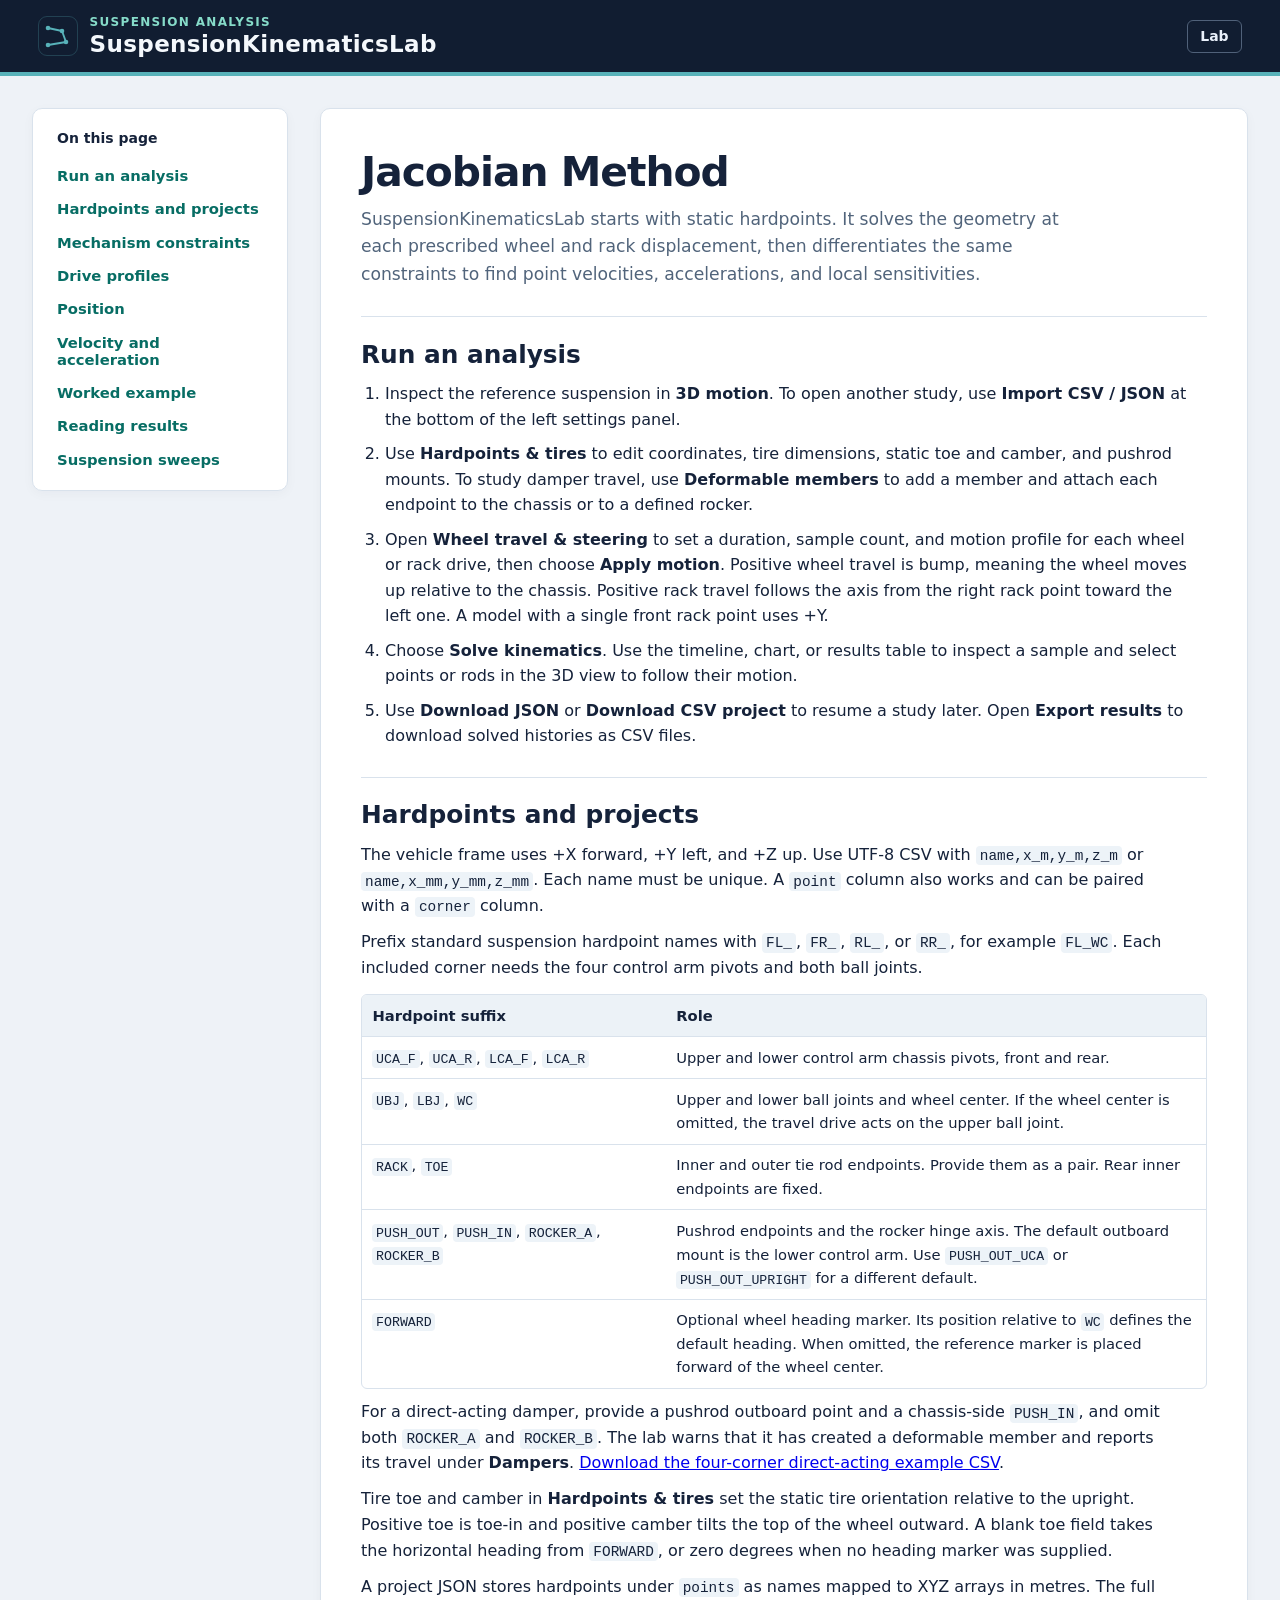
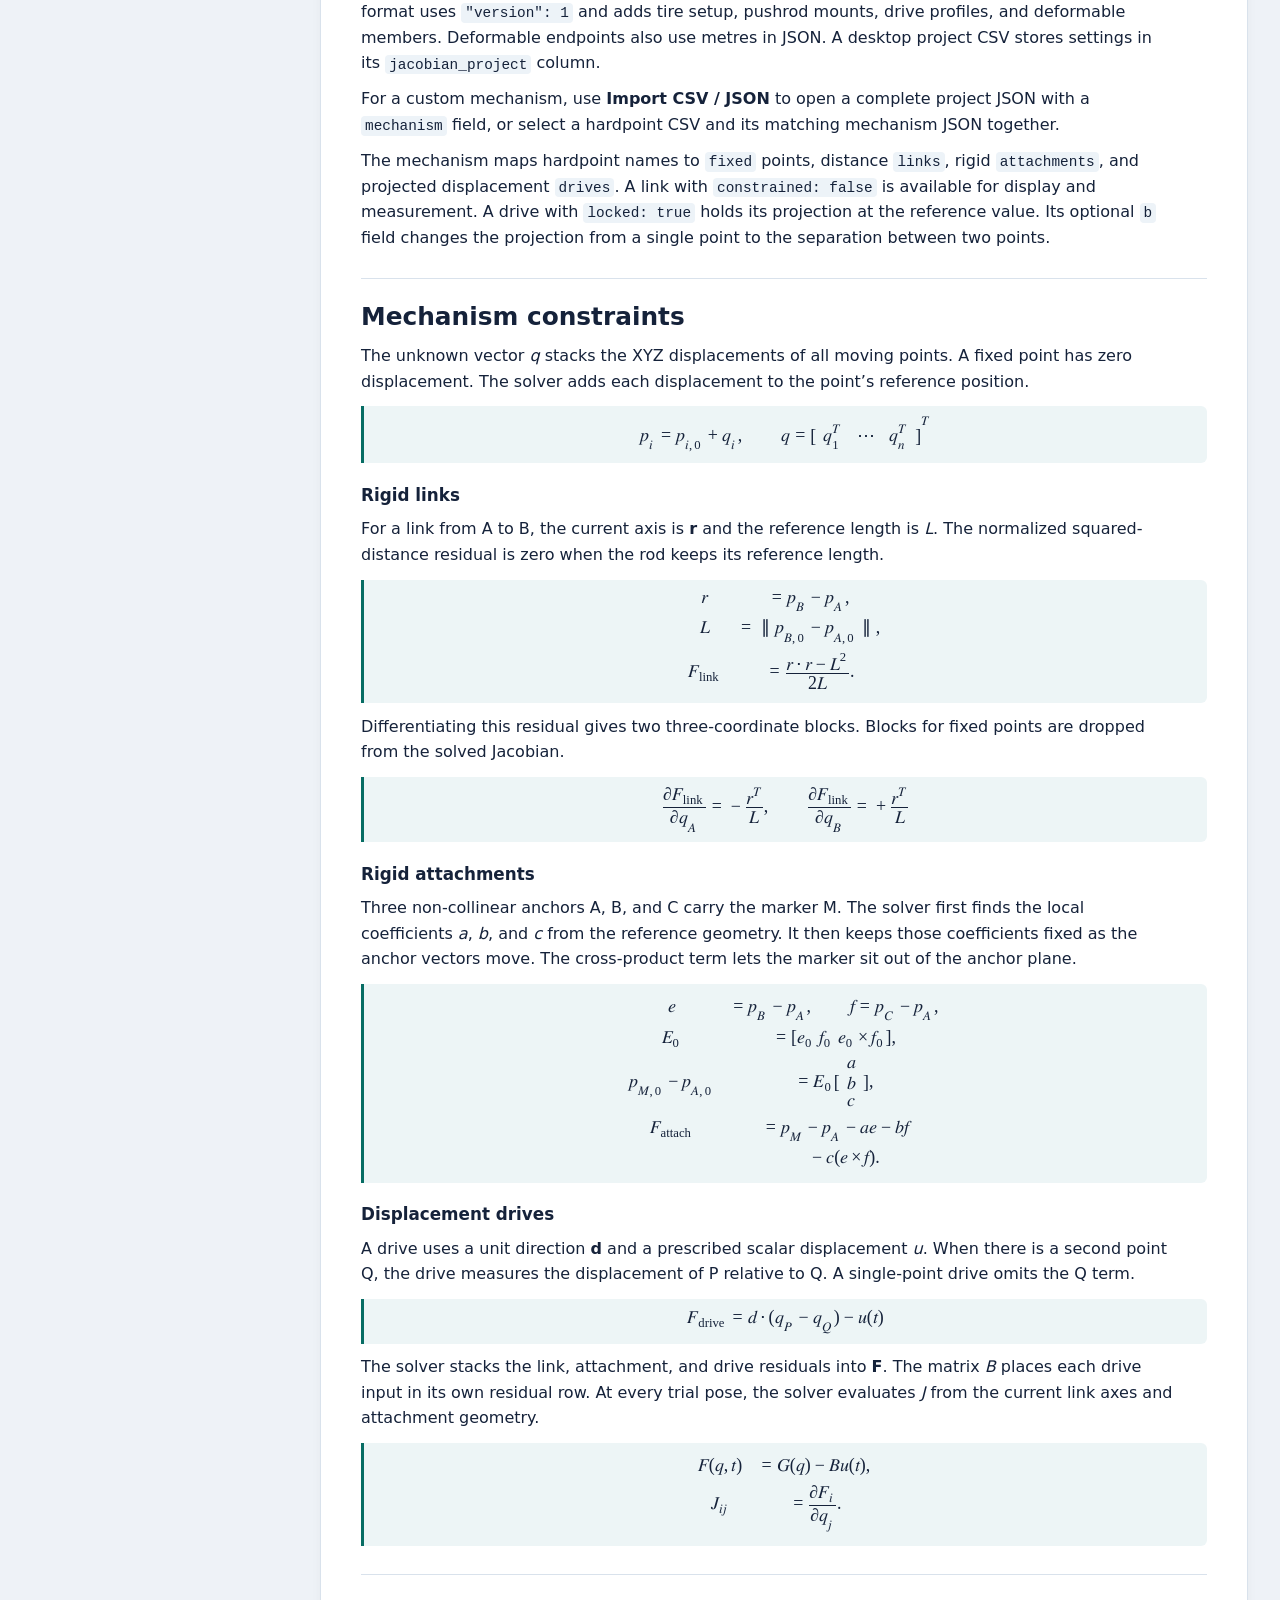
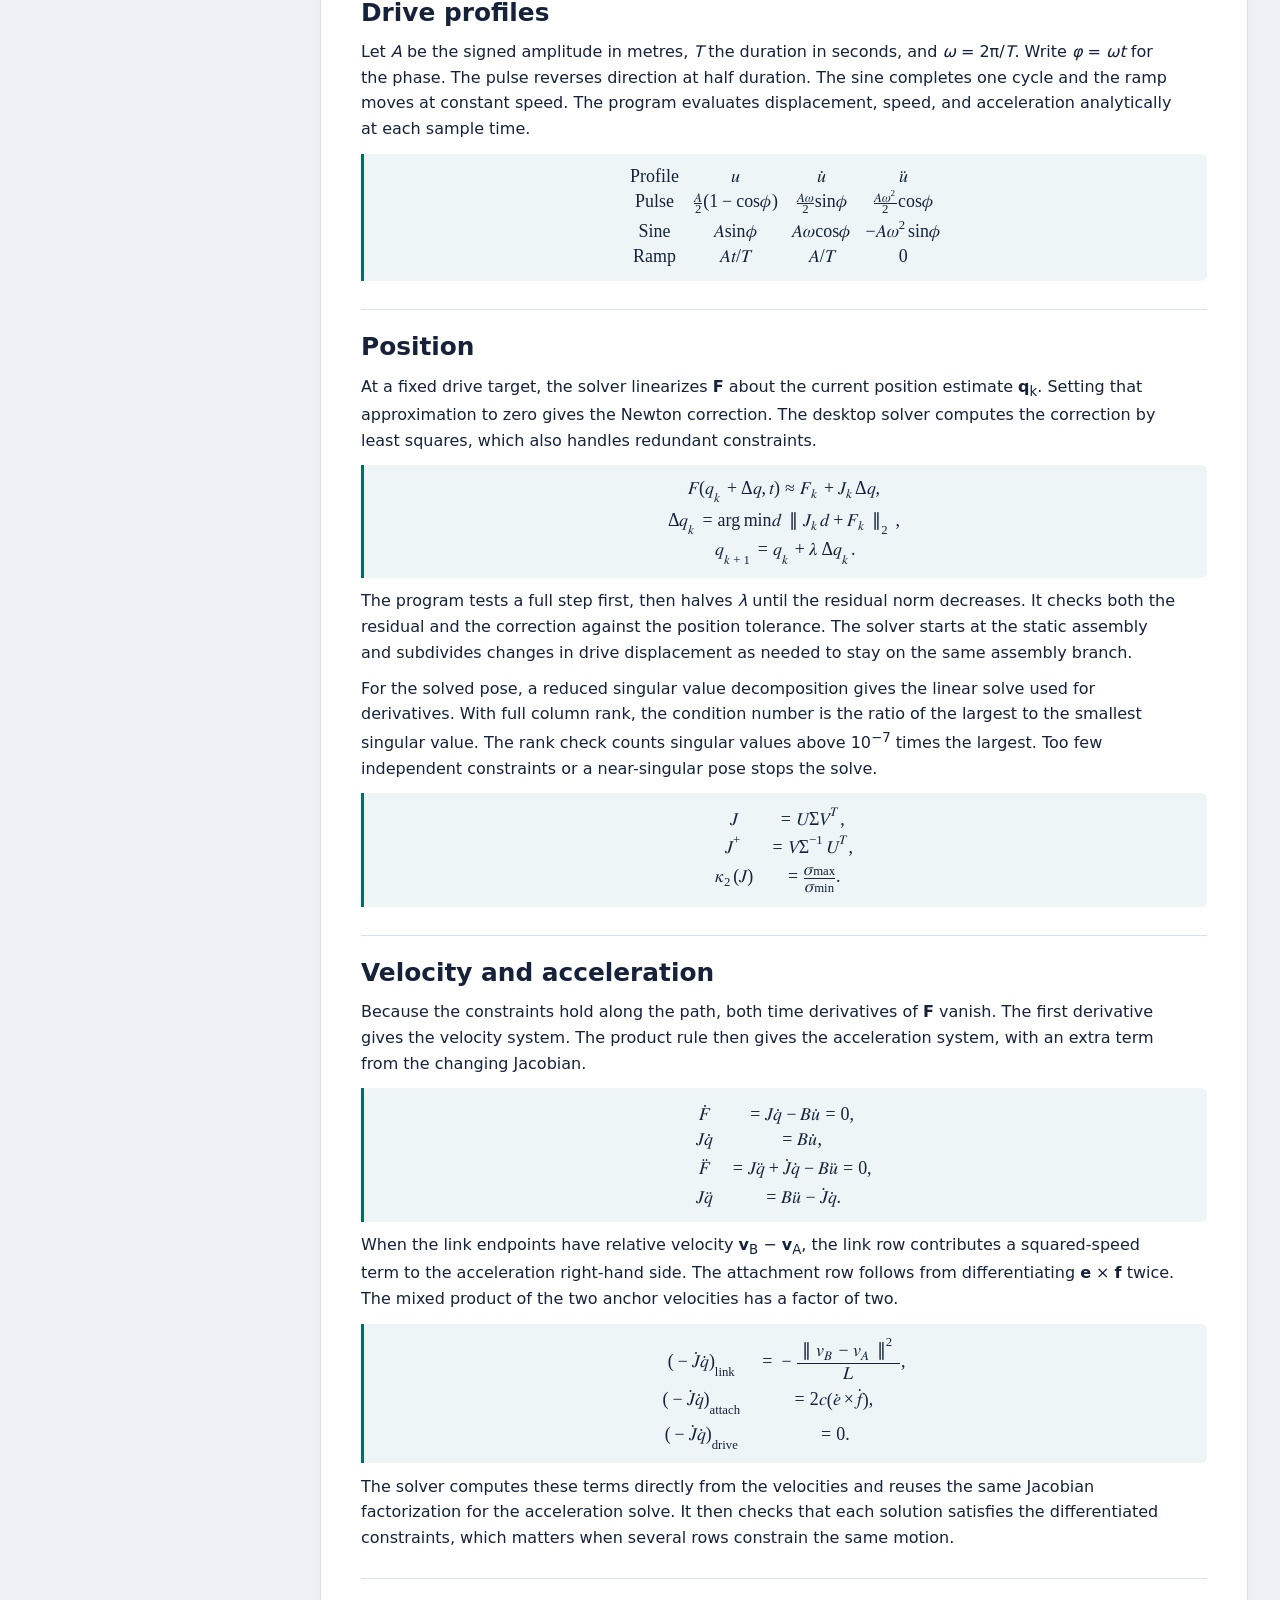
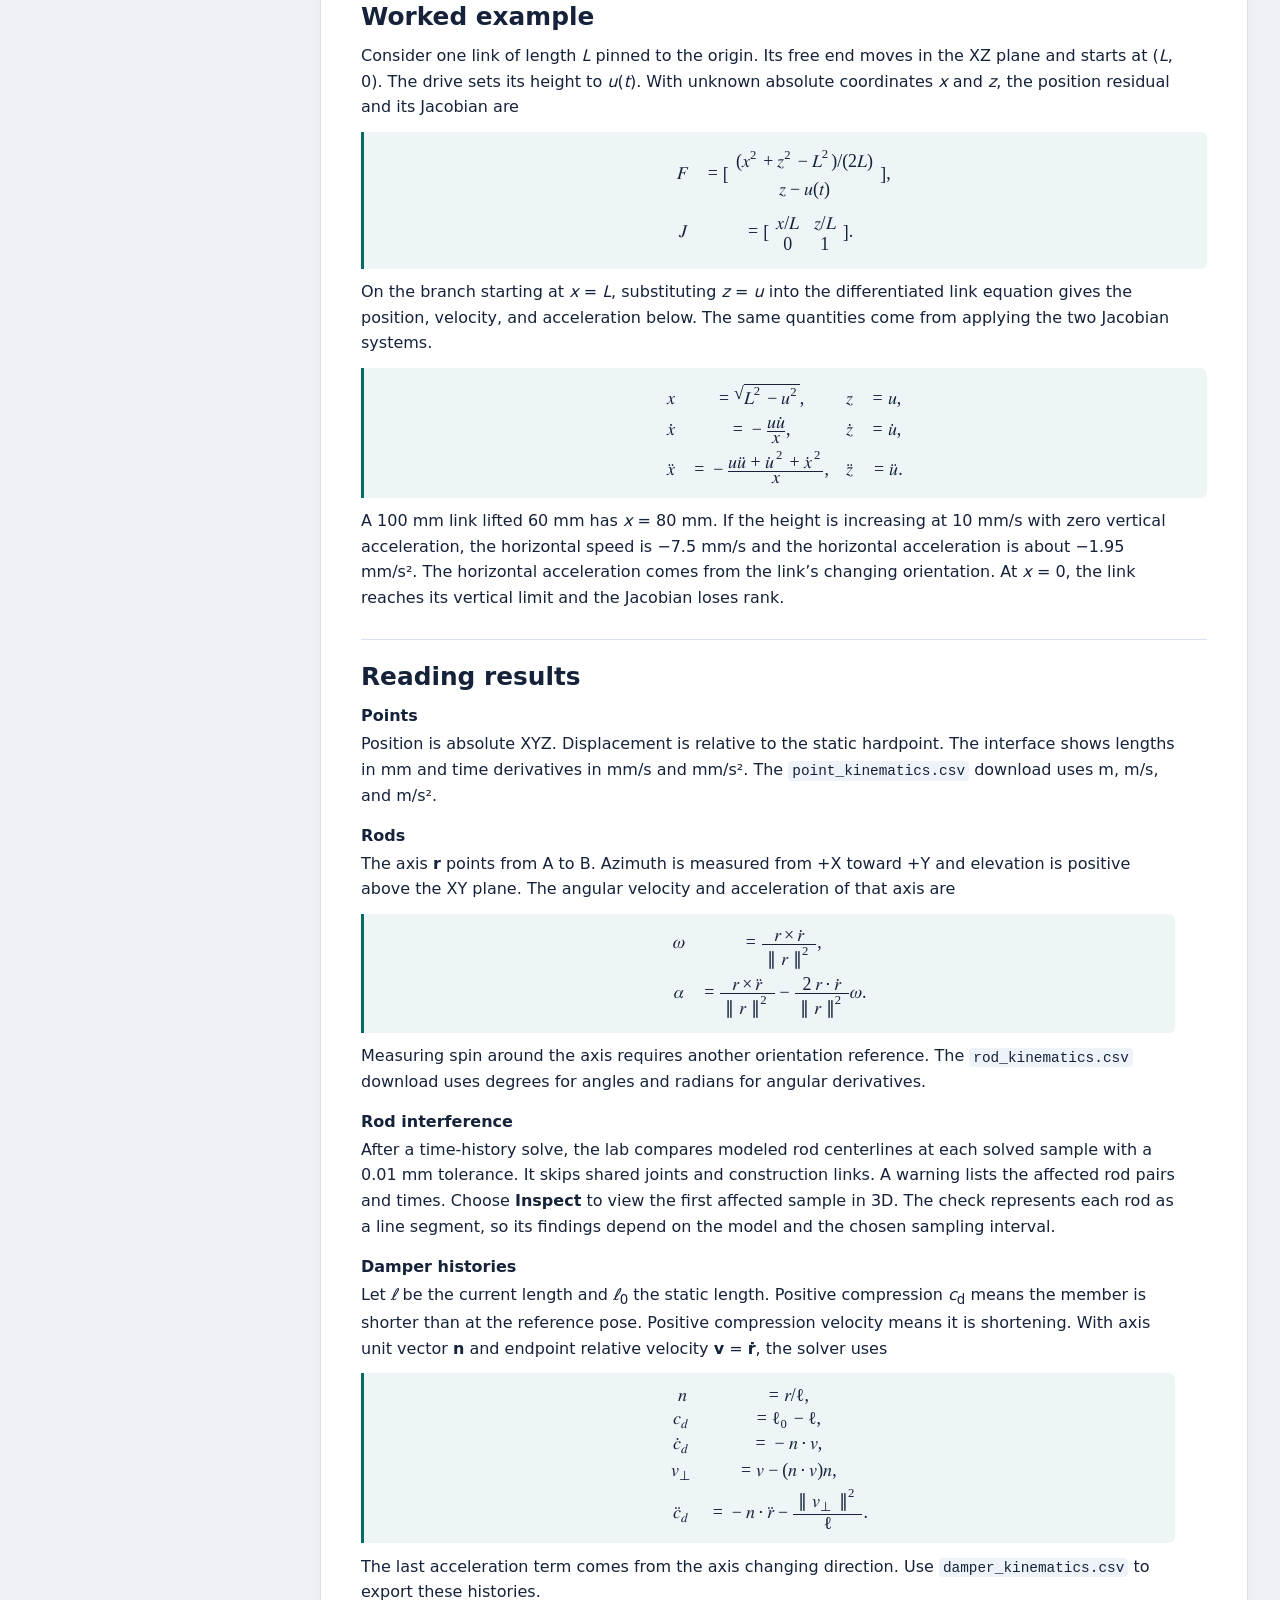
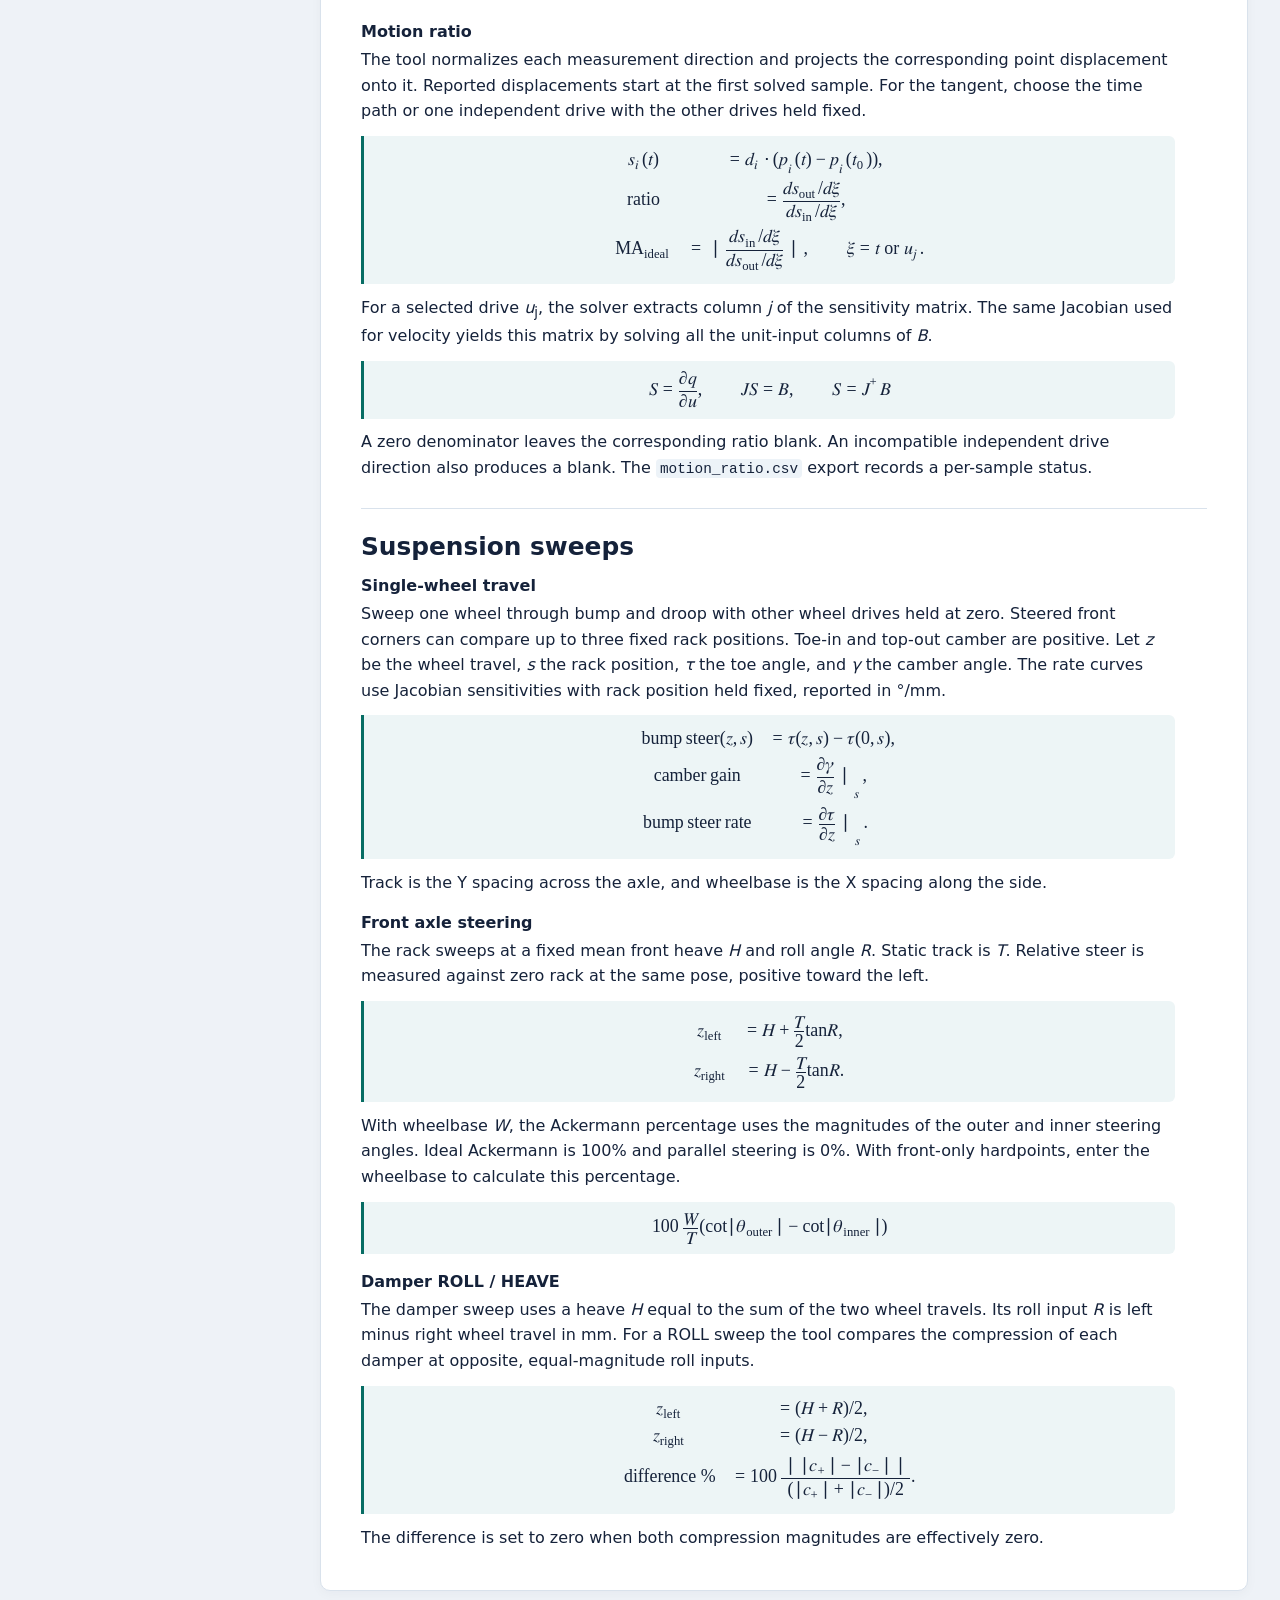
<file: web/method.html>
<!doctype html>
<html lang="en">
<head>
  <meta charset="utf-8">
  <meta name="viewport" content="width=device-width, initial-scale=1">
  <meta name="description" content="Set up a suspension study and learn how the constraint Jacobian solves position, velocity, and acceleration.">
  <meta name="theme-color" content="#111d31">
  <title>Jacobian Method | SuspensionKinematicsLab</title>
  <link rel="icon" href="suspension-icon.svg" type="image/svg+xml">
  <link rel="stylesheet" href="./styles.css">
  <link rel="stylesheet" href="./method.css">
</head>
<body class="method-page">
  <header class="app-header">
    <a class="brand method-brand" href="./">
      <img class="brand-mark" src="suspension-icon.svg" width="40" height="40" alt="">
      <div><p class="eyebrow">Suspension analysis</p><span class="method-brand-title">SuspensionKinematicsLab</span></div>
    </a>
    <nav class="toolbar" aria-label="Site navigation">
      <a class="nav-link" href="./">Lab</a>
    </nav>
  </header>
  <main class="method-layout">
    <aside class="method-sidebar">
      <nav aria-label="On this page">
        <h2>On this page</h2>
        <a href="#workflow">Run an analysis</a>
        <a href="#hardpoints">Hardpoints and projects</a>
        <a href="#constraints">Mechanism constraints</a>
        <a href="#profiles">Drive profiles</a>
        <a href="#position">Position</a>
        <a href="#derivatives">Velocity and acceleration</a>
        <a href="#example">Worked example</a>
        <a href="#results">Reading results</a>
        <a href="#sweeps">Suspension sweeps</a>
      </nav>
    </aside>
    <article class="method-content">
      <div class="method-intro">
        <h1>Jacobian Method</h1>
        <p>SuspensionKinematicsLab starts with static hardpoints. It solves the geometry at each prescribed wheel and rack displacement, then differentiates the same constraints to find point velocities, accelerations, and local sensitivities.</p>
      </div>
      <section id="workflow">
        <h2>Run an analysis</h2>
        <ol>
          <li>Inspect the reference suspension in <strong>3D motion</strong>. To open another study, use <strong>Import CSV / JSON</strong> at the bottom of the left settings panel.</li>
          <li>Use <strong>Hardpoints &amp; tires</strong> to edit coordinates, tire dimensions, static toe and camber, and pushrod mounts. To study damper travel, use <strong>Deformable members</strong> to add a member and attach each endpoint to the chassis or to a defined rocker.</li>
          <li>Open <strong>Wheel travel &amp; steering</strong> to set a duration, sample count, and motion profile for each wheel or rack drive, then choose <strong>Apply motion</strong>. Positive wheel travel is bump, meaning the wheel moves up relative to the chassis. Positive rack travel follows the axis from the right rack point toward the left one. A model with a single front rack point uses +Y.</li>
          <li>Choose <strong>Solve kinematics</strong>. Use the timeline, chart, or results table to inspect a sample and select points or rods in the 3D view to follow their motion.</li>
          <li>Use <strong>Download JSON</strong> or <strong>Download CSV project</strong> to resume a study later. Open <strong>Export results</strong> to download solved histories as CSV files.</li>
        </ol>
      </section>

      <section id="hardpoints">
        <h2>Hardpoints and projects</h2>
        <p>The vehicle frame uses +X forward, +Y left, and +Z up. Use UTF-8 CSV with <code>name,x_m,y_m,z_m</code> or <code>name,x_mm,y_mm,z_mm</code>. Each name must be unique. A <code>point</code> column also works and can be paired with a <code>corner</code> column.</p>
        <p>Prefix standard suspension hardpoint names with <code>FL_</code>, <code>FR_</code>, <code>RL_</code>, or <code>RR_</code>, for example <code>FL_WC</code>. Each included corner needs the four control arm pivots and both ball joints.</p>
        <div class="method-table">
          <table>
            <thead><tr><th scope="col">Hardpoint suffix</th><th scope="col">Role</th></tr></thead>
            <tbody>
              <tr><td><code>UCA_F</code>, <code>UCA_R</code>, <code>LCA_F</code>, <code>LCA_R</code></td><td>Upper and lower control arm chassis pivots, front and rear.</td></tr>
              <tr><td><code>UBJ</code>, <code>LBJ</code>, <code>WC</code></td><td>Upper and lower ball joints and wheel center. If the wheel center is omitted, the travel drive acts on the upper ball joint.</td></tr>
              <tr><td><code>RACK</code>, <code>TOE</code></td><td>Inner and outer tie rod endpoints. Provide them as a pair. Rear inner endpoints are fixed.</td></tr>
              <tr><td><code>PUSH_OUT</code>, <code>PUSH_IN</code>, <code>ROCKER_A</code>, <code>ROCKER_B</code></td><td>Pushrod endpoints and the rocker hinge axis. The default outboard mount is the lower control arm. Use <code>PUSH_OUT_UCA</code> or <code>PUSH_OUT_UPRIGHT</code> for a different default.</td></tr>
              <tr><td><code>FORWARD</code></td><td>Optional wheel heading marker. Its position relative to <code>WC</code> defines the default heading. When omitted, the reference marker is placed forward of the wheel center.</td></tr>
            </tbody>
          </table>
        </div>
        <p>For a direct-acting damper, provide a pushrod outboard point and a chassis-side <code>PUSH_IN</code>, and omit both <code>ROCKER_A</code> and <code>ROCKER_B</code>. The lab warns that it has created a deformable member and reports its travel under <strong>Dampers</strong>. <a href="JacobianKinematicsLab/examples/direct_pushrod.csv" download>Download the four-corner direct-acting example CSV</a>.</p>
        <p>Tire toe and camber in <strong>Hardpoints &amp; tires</strong> set the static tire orientation relative to the upright. Positive toe is toe-in and positive camber tilts the top of the wheel outward. A blank toe field takes the horizontal heading from <code>FORWARD</code>, or zero degrees when no heading marker was supplied.</p>
        <p>A project JSON stores hardpoints under <code>points</code> as names mapped to XYZ arrays in metres. The full format uses <code>"version": 1</code> and adds tire setup, pushrod mounts, drive profiles, and deformable members. Deformable endpoints also use metres in JSON. A desktop project CSV stores settings in its <code>jacobian_project</code> column.</p>
        <p>For a custom mechanism, use <strong>Import CSV / JSON</strong> to open a complete project JSON with a <code>mechanism</code> field, or select a hardpoint CSV and its matching mechanism JSON together.</p>
        <p>The mechanism maps hardpoint names to <code>fixed</code> points, distance <code>links</code>, rigid <code>attachments</code>, and projected displacement <code>drives</code>. A link with <code>constrained: false</code> is available for display and measurement. A drive with <code>locked: true</code> holds its projection at the reference value. Its optional <code>b</code> field changes the projection from a single point to the separation between two points.</p>
      </section>

      <!-- Display equations are pre-rendered from the TeX in their MathML annotations. -->
      <section id="constraints">
        <h2>Mechanism constraints</h2>
        <p>The unknown vector <var>q</var> stacks the XYZ displacements of all moving points. A fixed point has zero displacement. The solver adds each displacement to the point’s reference position.</p>
        <div class="method-equation">
          <math xmlns="http://www.w3.org/1998/Math/MathML" display="block"><semantics>
              <mrow><msub><mi mathvariant="bold-italic">p</mi><mi>i</mi></msub><mo>=</mo><msub><mi mathvariant="bold-italic">p</mi><mrow><mi>i</mi><mo separator="true">,</mo><mn>0</mn></mrow></msub><mo>+</mo><msub><mi mathvariant="bold-italic">q</mi><mi>i</mi></msub><mo separator="true">,</mo><mspace width="2em"/><mi mathvariant="bold-italic">q</mi><mo>=</mo><msup><mrow><mo fence="true">[</mo><mtable rowspacing="0.16em" columnalign="center center center" columnspacing="1em"><mtr><mtd><mstyle scriptlevel="0" displaystyle="false"><msubsup><mi mathvariant="bold-italic">q</mi><mn>1</mn><mi mathvariant="sans-serif">T</mi></msubsup></mstyle></mtd><mtd><mstyle scriptlevel="0" displaystyle="false"><mo lspace="0em" rspace="0em">⋯</mo></mstyle></mtd><mtd><mstyle scriptlevel="0" displaystyle="false"><msubsup><mi mathvariant="bold-italic">q</mi><mi>n</mi><mi mathvariant="sans-serif">T</mi></msubsup></mstyle></mtd></mtr></mtable><mo fence="true">]</mo></mrow><mi mathvariant="sans-serif">T</mi></msup></mrow>
              <annotation encoding="application/x-tex">\boldsymbol{p}_i=\boldsymbol{p}_{i,0}+\boldsymbol{q}_i,
          \qquad
          \boldsymbol{q}=
          \begin{bmatrix}\boldsymbol{q}_1^{\mathsf T}&amp;\cdots&amp;\boldsymbol{q}_n^{\mathsf T}\end{bmatrix}^{\mathsf T}</annotation>
            </semantics>
          </math>
        </div>
        <h3>Rigid links</h3>
        <p>For a link from A to B, the current axis is <strong>r</strong> and the reference length is <var>L</var>. The normalized squared-distance residual is zero when the rod keeps its reference length.</p>
        <div class="method-equation">
          <math xmlns="http://www.w3.org/1998/Math/MathML" display="block"><semantics>
              <mtable rowspacing="0.25em" columnalign="right left" columnspacing="0em"><mtr><mtd><mstyle scriptlevel="0" displaystyle="true"><mi mathvariant="bold-italic">r</mi></mstyle></mtd><mtd><mstyle scriptlevel="0" displaystyle="true"><mrow><mrow></mrow><mo>=</mo><msub><mi mathvariant="bold-italic">p</mi><mi>B</mi></msub><mo>−</mo><msub><mi mathvariant="bold-italic">p</mi><mi>A</mi></msub><mo separator="true">,</mo></mrow></mstyle></mtd></mtr><mtr><mtd><mstyle scriptlevel="0" displaystyle="true"><mi>L</mi></mstyle></mtd><mtd><mstyle scriptlevel="0" displaystyle="true"><mrow><mrow></mrow><mo>=</mo><mo stretchy="false">∥</mo><msub><mi mathvariant="bold-italic">p</mi><mrow><mi>B</mi><mo separator="true">,</mo><mn>0</mn></mrow></msub><mo>−</mo><msub><mi mathvariant="bold-italic">p</mi><mrow><mi>A</mi><mo separator="true">,</mo><mn>0</mn></mrow></msub><mo stretchy="false">∥</mo><mo separator="true">,</mo></mrow></mstyle></mtd></mtr><mtr><mtd><mstyle scriptlevel="0" displaystyle="true"><msub><mi>F</mi><mrow><mi mathvariant="normal">l</mi><mi mathvariant="normal">i</mi><mi mathvariant="normal">n</mi><mi mathvariant="normal">k</mi></mrow></msub></mstyle></mtd><mtd><mstyle scriptlevel="0" displaystyle="true"><mrow><mrow></mrow><mo>=</mo><mfrac><mrow><mi mathvariant="bold-italic">r</mi><mo>⋅</mo><mi mathvariant="bold-italic">r</mi><mo>−</mo><msup><mi>L</mi><mn>2</mn></msup></mrow><mrow><mn>2</mn><mi>L</mi></mrow></mfrac><mi mathvariant="normal">.</mi></mrow></mstyle></mtd></mtr></mtable>
              <annotation encoding="application/x-tex">\begin{aligned}
          \boldsymbol{r}&amp;=\boldsymbol{p}_B-\boldsymbol{p}_A,\\
          L&amp;=\lVert\boldsymbol{p}_{B,0}-\boldsymbol{p}_{A,0}\rVert,\\
          F_{\mathrm{link}}&amp;=\frac{\boldsymbol{r}\cdot\boldsymbol{r}-L^2}{2L}.
          \end{aligned}</annotation>
            </semantics>
          </math>
        </div>
        <p>Differentiating this residual gives two three-coordinate blocks. Blocks for fixed points are dropped from the solved Jacobian.</p>
        <div class="method-equation">
          <math xmlns="http://www.w3.org/1998/Math/MathML" display="block"><semantics>
              <mrow><mfrac><mrow><mi mathvariant="normal">∂</mi><msub><mi>F</mi><mrow><mi mathvariant="normal">l</mi><mi mathvariant="normal">i</mi><mi mathvariant="normal">n</mi><mi mathvariant="normal">k</mi></mrow></msub></mrow><mrow><mi mathvariant="normal">∂</mi><msub><mi mathvariant="bold-italic">q</mi><mi>A</mi></msub></mrow></mfrac><mo>=</mo><mo>−</mo><mfrac><msup><mi mathvariant="bold-italic">r</mi><mi mathvariant="sans-serif">T</mi></msup><mi>L</mi></mfrac><mo separator="true">,</mo><mspace width="2em"/><mfrac><mrow><mi mathvariant="normal">∂</mi><msub><mi>F</mi><mrow><mi mathvariant="normal">l</mi><mi mathvariant="normal">i</mi><mi mathvariant="normal">n</mi><mi mathvariant="normal">k</mi></mrow></msub></mrow><mrow><mi mathvariant="normal">∂</mi><msub><mi mathvariant="bold-italic">q</mi><mi>B</mi></msub></mrow></mfrac><mo>=</mo><mo>+</mo><mfrac><msup><mi mathvariant="bold-italic">r</mi><mi mathvariant="sans-serif">T</mi></msup><mi>L</mi></mfrac></mrow>
              <annotation encoding="application/x-tex">\frac{\partial F_{\mathrm{link}}}{\partial\boldsymbol{q}_A}
          =-\frac{\boldsymbol{r}^{\mathsf T}}{L},
          \qquad
          \frac{\partial F_{\mathrm{link}}}{\partial\boldsymbol{q}_B}
          =+\frac{\boldsymbol{r}^{\mathsf T}}{L}</annotation>
            </semantics>
          </math>
        </div>
        <h3>Rigid attachments</h3>
        <p>Three non-collinear anchors A, B, and C carry the marker M. The solver first finds the local coefficients <var>a</var>, <var>b</var>, and <var>c</var> from the reference geometry. It then keeps those coefficients fixed as the anchor vectors move. The cross-product term lets the marker sit out of the anchor plane.</p>
        <div class="method-equation">
          <math xmlns="http://www.w3.org/1998/Math/MathML" display="block"><semantics>
              <mtable rowspacing="0.25em" columnalign="right left" columnspacing="0em"><mtr><mtd><mstyle scriptlevel="0" displaystyle="true"><mi mathvariant="bold-italic">e</mi></mstyle></mtd><mtd><mstyle scriptlevel="0" displaystyle="true"><mrow><mrow></mrow><mo>=</mo><msub><mi mathvariant="bold-italic">p</mi><mi>B</mi></msub><mo>−</mo><msub><mi mathvariant="bold-italic">p</mi><mi>A</mi></msub><mo separator="true">,</mo><mspace width="2em"/><mi mathvariant="bold-italic">f</mi><mo>=</mo><msub><mi mathvariant="bold-italic">p</mi><mi>C</mi></msub><mo>−</mo><msub><mi mathvariant="bold-italic">p</mi><mi>A</mi></msub><mo separator="true">,</mo></mrow></mstyle></mtd></mtr><mtr><mtd><mstyle scriptlevel="0" displaystyle="true"><msub><mi>E</mi><mn>0</mn></msub></mstyle></mtd><mtd><mstyle scriptlevel="0" displaystyle="true"><mrow><mrow></mrow><mo>=</mo><mo stretchy="false">[</mo><msub><mi mathvariant="bold-italic">e</mi><mn>0</mn></msub><mtext> </mtext><msub><mi mathvariant="bold-italic">f</mi><mn>0</mn></msub><mtext> </mtext><msub><mi mathvariant="bold-italic">e</mi><mn>0</mn></msub><mo>×</mo><msub><mi mathvariant="bold-italic">f</mi><mn>0</mn></msub><mo stretchy="false">]</mo><mo separator="true">,</mo></mrow></mstyle></mtd></mtr><mtr><mtd><mstyle scriptlevel="0" displaystyle="true"><mrow><msub><mi mathvariant="bold-italic">p</mi><mrow><mi>M</mi><mo separator="true">,</mo><mn>0</mn></mrow></msub><mo>−</mo><msub><mi mathvariant="bold-italic">p</mi><mrow><mi>A</mi><mo separator="true">,</mo><mn>0</mn></mrow></msub></mrow></mstyle></mtd><mtd><mstyle scriptlevel="0" displaystyle="true"><mrow><mrow></mrow><mo>=</mo><msub><mi>E</mi><mn>0</mn></msub><mrow><mo fence="true">[</mo><mtable rowspacing="0.16em" columnalign="center" columnspacing="1em"><mtr><mtd><mstyle scriptlevel="0" displaystyle="false"><mi>a</mi></mstyle></mtd></mtr><mtr><mtd><mstyle scriptlevel="0" displaystyle="false"><mi>b</mi></mstyle></mtd></mtr><mtr><mtd><mstyle scriptlevel="0" displaystyle="false"><mi>c</mi></mstyle></mtd></mtr></mtable><mo fence="true">]</mo></mrow><mo separator="true">,</mo></mrow></mstyle></mtd></mtr><mtr><mtd><mstyle scriptlevel="0" displaystyle="true"><msub><mi mathvariant="bold-italic">F</mi><mrow><mi mathvariant="normal">a</mi><mi mathvariant="normal">t</mi><mi mathvariant="normal">t</mi><mi mathvariant="normal">a</mi><mi mathvariant="normal">c</mi><mi mathvariant="normal">h</mi></mrow></msub></mstyle></mtd><mtd><mstyle scriptlevel="0" displaystyle="true"><mrow><mrow></mrow><mo>=</mo><msub><mi mathvariant="bold-italic">p</mi><mi>M</mi></msub><mo>−</mo><msub><mi mathvariant="bold-italic">p</mi><mi>A</mi></msub><mo>−</mo><mi>a</mi><mi mathvariant="bold-italic">e</mi><mo>−</mo><mi>b</mi><mi mathvariant="bold-italic">f</mi></mrow></mstyle></mtd></mtr><mtr><mtd><mstyle scriptlevel="0" displaystyle="true"><mrow></mrow></mstyle></mtd><mtd><mstyle scriptlevel="0" displaystyle="true"><mrow><mrow></mrow><mspace width="1em"/><mo>−</mo><mi>c</mi><mo stretchy="false">(</mo><mi mathvariant="bold-italic">e</mi><mo>×</mo><mi mathvariant="bold-italic">f</mi><mo stretchy="false">)</mo><mi mathvariant="normal">.</mi></mrow></mstyle></mtd></mtr></mtable>
              <annotation encoding="application/x-tex">\begin{aligned}
              \boldsymbol{e}&amp;=\boldsymbol{p}_B-\boldsymbol{p}_A,\qquad
              \boldsymbol{f}=\boldsymbol{p}_C-\boldsymbol{p}_A,\\
              E_0&amp;=[\boldsymbol{e}_0\ \boldsymbol{f}_0\ \boldsymbol{e}_0\times\boldsymbol{f}_0],\\
              \boldsymbol{p}_{M,0}-\boldsymbol{p}_{A,0}
                &amp;=E_0\begin{bmatrix}a\\b\\c\end{bmatrix},\\
              \boldsymbol{F}_{\mathrm{attach}}
                &amp;=\boldsymbol{p}_M-\boldsymbol{p}_A-a\boldsymbol{e}-b\boldsymbol{f}\\
                &amp;\quad-c(\boldsymbol{e}\times\boldsymbol{f}).
              \end{aligned}</annotation>
            </semantics>
          </math>
        </div>
        <h3>Displacement drives</h3>
        <p>A drive uses a unit direction <strong>d</strong> and a prescribed scalar displacement <var>u</var>. When there is a second point Q, the drive measures the displacement of P relative to Q. A single-point drive omits the Q term.</p>
        <div class="method-equation">
          <math xmlns="http://www.w3.org/1998/Math/MathML" display="block"><semantics>
              <mrow><msub><mi>F</mi><mrow><mi mathvariant="normal">d</mi><mi mathvariant="normal">r</mi><mi mathvariant="normal">i</mi><mi mathvariant="normal">v</mi><mi mathvariant="normal">e</mi></mrow></msub><mo>=</mo><mi mathvariant="bold-italic">d</mi><mo>⋅</mo><mo stretchy="false">(</mo><msub><mi mathvariant="bold-italic">q</mi><mi>P</mi></msub><mo>−</mo><msub><mi mathvariant="bold-italic">q</mi><mi>Q</mi></msub><mo stretchy="false">)</mo><mo>−</mo><mi>u</mi><mo stretchy="false">(</mo><mi>t</mi><mo stretchy="false">)</mo></mrow>
              <annotation encoding="application/x-tex">F_{\mathrm{drive}}
          =\boldsymbol{d}\cdot(\boldsymbol{q}_P-\boldsymbol{q}_Q)-u(t)</annotation>
            </semantics>
          </math>
        </div>
        <p>The solver stacks the link, attachment, and drive residuals into <strong>F</strong>. The matrix <var>B</var> places each drive input in its own residual row. At every trial pose, the solver evaluates <var>J</var> from the current link axes and attachment geometry.</p>
        <div class="method-equation">
          <math xmlns="http://www.w3.org/1998/Math/MathML" display="block"><semantics>
              <mtable rowspacing="0.25em" columnalign="right left" columnspacing="0em"><mtr><mtd><mstyle scriptlevel="0" displaystyle="true"><mrow><mi mathvariant="bold-italic">F</mi><mo stretchy="false">(</mo><mi mathvariant="bold-italic">q</mi><mo separator="true">,</mo><mi>t</mi><mo stretchy="false">)</mo></mrow></mstyle></mtd><mtd><mstyle scriptlevel="0" displaystyle="true"><mrow><mrow></mrow><mo>=</mo><mi mathvariant="bold-italic">G</mi><mo stretchy="false">(</mo><mi mathvariant="bold-italic">q</mi><mo stretchy="false">)</mo><mo>−</mo><mi>B</mi><mi mathvariant="bold-italic">u</mi><mo stretchy="false">(</mo><mi>t</mi><mo stretchy="false">)</mo><mo separator="true">,</mo></mrow></mstyle></mtd></mtr><mtr><mtd><mstyle scriptlevel="0" displaystyle="true"><msub><mi>J</mi><mrow><mi>i</mi><mi>j</mi></mrow></msub></mstyle></mtd><mtd><mstyle scriptlevel="0" displaystyle="true"><mrow><mrow></mrow><mo>=</mo><mfrac><mrow><mi mathvariant="normal">∂</mi><msub><mi>F</mi><mi>i</mi></msub></mrow><mrow><mi mathvariant="normal">∂</mi><msub><mi>q</mi><mi>j</mi></msub></mrow></mfrac><mi mathvariant="normal">.</mi></mrow></mstyle></mtd></mtr></mtable>
              <annotation encoding="application/x-tex">\begin{aligned}
          \boldsymbol{F}(\boldsymbol{q},t)&amp;=\boldsymbol{G}(\boldsymbol{q})-B\boldsymbol{u}(t),\\
          J_{ij}&amp;=\frac{\partial F_i}{\partial q_j}.
          \end{aligned}</annotation>
            </semantics>
          </math>
        </div>
      </section>

      <section id="profiles">
        <h2>Drive profiles</h2>
        <p>Let <var>A</var> be the signed amplitude in metres, <var>T</var> the duration in seconds, and <var>ω</var> = 2π/<var>T</var>. Write <var>φ</var> = <var>ωt</var> for the phase. The pulse reverses direction at half duration. The sine completes one cycle and the ramp moves at constant speed. The program evaluates displacement, speed, and acceleration analytically at each sample time.</p>
        <div class="method-equation">
          <math xmlns="http://www.w3.org/1998/Math/MathML" display="block"><semantics>
              <mtable rowspacing="0.16em" columnalign="center center center center" columnlines="solid none none" columnspacing="1em" rowlines="solid none none"><mtr><mtd><mstyle scriptlevel="0" displaystyle="false"><mtext>Profile</mtext></mstyle></mtd><mtd><mstyle scriptlevel="0" displaystyle="false"><mi>u</mi></mstyle></mtd><mtd><mstyle scriptlevel="0" displaystyle="false"><mover accent="true"><mi>u</mi><mo>˙</mo></mover></mstyle></mtd><mtd><mstyle scriptlevel="0" displaystyle="false"><mover accent="true"><mi>u</mi><mo>¨</mo></mover></mstyle></mtd></mtr><mtr><mtd><mstyle scriptlevel="0" displaystyle="false"><mtext>Pulse</mtext></mstyle></mtd><mtd><mstyle scriptlevel="0" displaystyle="false"><mrow><mfrac><mi>A</mi><mn>2</mn></mfrac><mo stretchy="false">(</mo><mn>1</mn><mo>−</mo><mi>cos</mi><mo>⁡</mo><mi>ϕ</mi><mo stretchy="false">)</mo></mrow></mstyle></mtd><mtd><mstyle scriptlevel="0" displaystyle="false"><mrow><mfrac><mrow><mi>A</mi><mi>ω</mi></mrow><mn>2</mn></mfrac><mi>sin</mi><mo>⁡</mo><mi>ϕ</mi></mrow></mstyle></mtd><mtd><mstyle scriptlevel="0" displaystyle="false"><mrow><mfrac><mrow><mi>A</mi><msup><mi>ω</mi><mn>2</mn></msup></mrow><mn>2</mn></mfrac><mi>cos</mi><mo>⁡</mo><mi>ϕ</mi></mrow></mstyle></mtd></mtr><mtr><mtd><mstyle scriptlevel="0" displaystyle="false"><mtext>Sine</mtext></mstyle></mtd><mtd><mstyle scriptlevel="0" displaystyle="false"><mrow><mi>A</mi><mi>sin</mi><mo>⁡</mo><mi>ϕ</mi></mrow></mstyle></mtd><mtd><mstyle scriptlevel="0" displaystyle="false"><mrow><mi>A</mi><mi>ω</mi><mi>cos</mi><mo>⁡</mo><mi>ϕ</mi></mrow></mstyle></mtd><mtd><mstyle scriptlevel="0" displaystyle="false"><mrow><mo>−</mo><mi>A</mi><msup><mi>ω</mi><mn>2</mn></msup><mi>sin</mi><mo>⁡</mo><mi>ϕ</mi></mrow></mstyle></mtd></mtr><mtr><mtd><mstyle scriptlevel="0" displaystyle="false"><mtext>Ramp</mtext></mstyle></mtd><mtd><mstyle scriptlevel="0" displaystyle="false"><mrow><mi>A</mi><mi>t</mi><mi mathvariant="normal">/</mi><mi>T</mi></mrow></mstyle></mtd><mtd><mstyle scriptlevel="0" displaystyle="false"><mrow><mi>A</mi><mi mathvariant="normal">/</mi><mi>T</mi></mrow></mstyle></mtd><mtd><mstyle scriptlevel="0" displaystyle="false"><mn>0</mn></mstyle></mtd></mtr></mtable>
              <annotation encoding="application/x-tex">\begin{array}{c|ccc}
              \text{Profile} &amp; u &amp; \dot{u} &amp; \ddot{u}\\
              \hline
              \text{Pulse} &amp; \tfrac{A}{2}(1-\cos\phi)
                &amp; \tfrac{A\omega}{2}\sin\phi &amp; \tfrac{A\omega^2}{2}\cos\phi\\
              \text{Sine} &amp; A\sin\phi &amp; A\omega\cos\phi &amp; -A\omega^2\sin\phi\\
              \text{Ramp} &amp; At/T &amp; A/T &amp; 0
              \end{array}</annotation>
            </semantics>
          </math>
        </div>
      </section>

      <section id="position">
        <h2>Position</h2>
        <p>At a fixed drive target, the solver linearizes <strong>F</strong> about the current position estimate <strong>q</strong><sub>k</sub>. Setting that approximation to zero gives the Newton correction. The desktop solver computes the correction by least squares, which also handles redundant constraints.</p>
        <div class="method-equation">
          <math xmlns="http://www.w3.org/1998/Math/MathML" display="block"><semantics>
              <mtable rowspacing="0.25em" columnalign="center" columnspacing="0em"><mtr><mtd><mstyle scriptlevel="0" displaystyle="true"><mrow><mi mathvariant="bold-italic">F</mi><mo stretchy="false">(</mo><msub><mi mathvariant="bold-italic">q</mi><mi>k</mi></msub><mo>+</mo><mi mathvariant="normal">Δ</mi><mi mathvariant="bold-italic">q</mi><mo separator="true">,</mo><mi>t</mi><mo stretchy="false">)</mo><mo>≈</mo><msub><mi mathvariant="bold-italic">F</mi><mi>k</mi></msub><mo>+</mo><msub><mi>J</mi><mi>k</mi></msub><mi mathvariant="normal">Δ</mi><mi mathvariant="bold-italic">q</mi><mo separator="true">,</mo></mrow></mstyle></mtd></mtr><mtr><mtd><mstyle scriptlevel="0" displaystyle="true"><mrow><mi mathvariant="normal">Δ</mi><msub><mi mathvariant="bold-italic">q</mi><mi>k</mi></msub><mo>=</mo><mi><munder><mo><mi mathvariant="normal">arg min</mi><mo>⁡</mo></mo><mi mathvariant="bold-italic">d</mi></munder></mi><mtext> </mtext><mo stretchy="false">∥</mo><msub><mi>J</mi><mi>k</mi></msub><mi mathvariant="bold-italic">d</mi><mo>+</mo><msub><mi mathvariant="bold-italic">F</mi><mi>k</mi></msub><msub><mo stretchy="false">∥</mo><mn>2</mn></msub><mo separator="true">,</mo></mrow></mstyle></mtd></mtr><mtr><mtd><mstyle scriptlevel="0" displaystyle="true"><mrow><msub><mi mathvariant="bold-italic">q</mi><mrow><mi>k</mi><mo>+</mo><mn>1</mn></mrow></msub><mo>=</mo><msub><mi mathvariant="bold-italic">q</mi><mi>k</mi></msub><mo>+</mo><mi>λ</mi><mtext> </mtext><mi mathvariant="normal">Δ</mi><msub><mi mathvariant="bold-italic">q</mi><mi>k</mi></msub><mi mathvariant="normal">.</mi></mrow></mstyle></mtd></mtr></mtable>
              <annotation encoding="application/x-tex">\begin{gathered}
              \boldsymbol{F}(\boldsymbol{q}_k+\Delta\boldsymbol{q},t)
                \approx \boldsymbol{F}_k+J_k\Delta\boldsymbol{q},\\
              \Delta\boldsymbol{q}_k
                =\underset{\boldsymbol{d}}{\operatorname{arg\,min}}\,
                  \lVert J_k\boldsymbol{d}+\boldsymbol{F}_k\rVert_2,\\
              \boldsymbol{q}_{k+1}=\boldsymbol{q}_k+\lambda\,\Delta\boldsymbol{q}_k.
              \end{gathered}</annotation>
            </semantics>
          </math>
        </div>
        <p>The program tests a full step first, then halves <var>λ</var> until the residual norm decreases. It checks both the residual and the correction against the position tolerance. The solver starts at the static assembly and subdivides changes in drive displacement as needed to stay on the same assembly branch.</p>
        <p>For the solved pose, a reduced singular value decomposition gives the linear solve used for derivatives. With full column rank, the condition number is the ratio of the largest to the smallest singular value. The rank check counts singular values above 10<sup>−7</sup> times the largest. Too few independent constraints or a near-singular pose stops the solve.</p>
        <div class="method-equation">
          <math xmlns="http://www.w3.org/1998/Math/MathML" display="block"><semantics>
              <mtable rowspacing="0.25em" columnalign="right left" columnspacing="0em"><mtr><mtd><mstyle scriptlevel="0" displaystyle="true"><mi>J</mi></mstyle></mtd><mtd><mstyle scriptlevel="0" displaystyle="true"><mrow><mrow></mrow><mo>=</mo><mi>U</mi><mi mathvariant="normal">Σ</mi><msup><mi>V</mi><mi mathvariant="sans-serif">T</mi></msup><mo separator="true">,</mo></mrow></mstyle></mtd></mtr><mtr><mtd><mstyle scriptlevel="0" displaystyle="true"><msup><mi>J</mi><mo>+</mo></msup></mstyle></mtd><mtd><mstyle scriptlevel="0" displaystyle="true"><mrow><mrow></mrow><mo>=</mo><mi>V</mi><msup><mi mathvariant="normal">Σ</mi><mrow><mo>−</mo><mn>1</mn></mrow></msup><msup><mi>U</mi><mi mathvariant="sans-serif">T</mi></msup><mo separator="true">,</mo></mrow></mstyle></mtd></mtr><mtr><mtd><mstyle scriptlevel="0" displaystyle="true"><mrow><msub><mi>κ</mi><mn>2</mn></msub><mo stretchy="false">(</mo><mi>J</mi><mo stretchy="false">)</mo></mrow></mstyle></mtd><mtd><mstyle scriptlevel="0" displaystyle="true"><mrow><mrow></mrow><mo>=</mo><mfrac><msub><mi>σ</mi><mi>max</mi><mo>⁡</mo></msub><msub><mi>σ</mi><mi>min</mi><mo>⁡</mo></msub></mfrac><mi mathvariant="normal">.</mi></mrow></mstyle></mtd></mtr></mtable>
              <annotation encoding="application/x-tex">\begin{aligned}
          J&amp;=U\Sigma V^{\mathsf T},\\
          J^+&amp;=V\Sigma^{-1}U^{\mathsf T},\\
          \kappa_2(J)&amp;=\frac{\sigma_{\max}}{\sigma_{\min}}.
          \end{aligned}</annotation>
            </semantics>
          </math>
        </div>
      </section>

      <section id="derivatives">
        <h2>Velocity and acceleration</h2>
        <p>Because the constraints hold along the path, both time derivatives of <strong>F</strong> vanish. The first derivative gives the velocity system. The product rule then gives the acceleration system, with an extra term from the changing Jacobian.</p>
        <div class="method-equation">
          <math xmlns="http://www.w3.org/1998/Math/MathML" display="block"><semantics>
              <mtable rowspacing="0.25em" columnalign="right left" columnspacing="0em"><mtr><mtd><mstyle scriptlevel="0" displaystyle="true"><mover accent="true"><mi mathvariant="bold-italic">F</mi><mo>˙</mo></mover></mstyle></mtd><mtd><mstyle scriptlevel="0" displaystyle="true"><mrow><mrow></mrow><mo>=</mo><mi>J</mi><mover accent="true"><mi mathvariant="bold-italic">q</mi><mo>˙</mo></mover><mo>−</mo><mi>B</mi><mover accent="true"><mi mathvariant="bold-italic">u</mi><mo>˙</mo></mover><mo>=</mo><mi mathvariant="bold">0</mi><mo separator="true">,</mo></mrow></mstyle></mtd></mtr><mtr><mtd><mstyle scriptlevel="0" displaystyle="true"><mrow><mi>J</mi><mover accent="true"><mi mathvariant="bold-italic">q</mi><mo>˙</mo></mover></mrow></mstyle></mtd><mtd><mstyle scriptlevel="0" displaystyle="true"><mrow><mrow></mrow><mo>=</mo><mi>B</mi><mover accent="true"><mi mathvariant="bold-italic">u</mi><mo>˙</mo></mover><mo separator="true">,</mo></mrow></mstyle></mtd></mtr><mtr><mtd><mstyle scriptlevel="0" displaystyle="true"><mover accent="true"><mi mathvariant="bold-italic">F</mi><mo>¨</mo></mover></mstyle></mtd><mtd><mstyle scriptlevel="0" displaystyle="true"><mrow><mrow></mrow><mo>=</mo><mi>J</mi><mover accent="true"><mi mathvariant="bold-italic">q</mi><mo>¨</mo></mover><mo>+</mo><mover accent="true"><mi>J</mi><mo>˙</mo></mover><mover accent="true"><mi mathvariant="bold-italic">q</mi><mo>˙</mo></mover><mo>−</mo><mi>B</mi><mover accent="true"><mi mathvariant="bold-italic">u</mi><mo>¨</mo></mover><mo>=</mo><mi mathvariant="bold">0</mi><mo separator="true">,</mo></mrow></mstyle></mtd></mtr><mtr><mtd><mstyle scriptlevel="0" displaystyle="true"><mrow><mi>J</mi><mover accent="true"><mi mathvariant="bold-italic">q</mi><mo>¨</mo></mover></mrow></mstyle></mtd><mtd><mstyle scriptlevel="0" displaystyle="true"><mrow><mrow></mrow><mo>=</mo><mi>B</mi><mover accent="true"><mi mathvariant="bold-italic">u</mi><mo>¨</mo></mover><mo>−</mo><mover accent="true"><mi>J</mi><mo>˙</mo></mover><mover accent="true"><mi mathvariant="bold-italic">q</mi><mo>˙</mo></mover><mi mathvariant="normal">.</mi></mrow></mstyle></mtd></mtr></mtable>
              <annotation encoding="application/x-tex">\begin{aligned}
          \dot{\boldsymbol{F}}&amp;=J\dot{\boldsymbol{q}}-B\dot{\boldsymbol{u}}
            =\boldsymbol{0},\\
          J\dot{\boldsymbol{q}}&amp;=B\dot{\boldsymbol{u}},\\[3pt]
          \ddot{\boldsymbol{F}}&amp;=J\ddot{\boldsymbol{q}}+\dot{J}\dot{\boldsymbol{q}}
            -B\ddot{\boldsymbol{u}}=\boldsymbol{0},\\
          J\ddot{\boldsymbol{q}}&amp;=B\ddot{\boldsymbol{u}}
            -\dot{J}\dot{\boldsymbol{q}}.
          \end{aligned}</annotation>
            </semantics>
          </math>
        </div>
        <p>When the link endpoints have relative velocity <strong>v</strong><sub>B</sub> − <strong>v</strong><sub>A</sub>, the link row contributes a squared-speed term to the acceleration right-hand side. The attachment row follows from differentiating <strong>e</strong> × <strong>f</strong> twice. The mixed product of the two anchor velocities has a factor of two.</p>
        <div class="method-equation">
          <math xmlns="http://www.w3.org/1998/Math/MathML" display="block"><semantics>
              <mtable rowspacing="0.25em" columnalign="right left" columnspacing="0em"><mtr><mtd><mstyle scriptlevel="0" displaystyle="true"><mrow><mo stretchy="false">(</mo><mo>−</mo><mover accent="true"><mi>J</mi><mo>˙</mo></mover><mover accent="true"><mi mathvariant="bold-italic">q</mi><mo>˙</mo></mover><msub><mo stretchy="false">)</mo><mrow><mi mathvariant="normal">l</mi><mi mathvariant="normal">i</mi><mi mathvariant="normal">n</mi><mi mathvariant="normal">k</mi></mrow></msub></mrow></mstyle></mtd><mtd><mstyle scriptlevel="0" displaystyle="true"><mrow><mrow></mrow><mo>=</mo><mo>−</mo><mfrac><mrow><mo stretchy="false">∥</mo><msub><mi mathvariant="bold-italic">v</mi><mi>B</mi></msub><mo>−</mo><msub><mi mathvariant="bold-italic">v</mi><mi>A</mi></msub><msup><mo stretchy="false">∥</mo><mn>2</mn></msup></mrow><mi>L</mi></mfrac><mo separator="true">,</mo></mrow></mstyle></mtd></mtr><mtr><mtd><mstyle scriptlevel="0" displaystyle="true"><mrow><mo stretchy="false">(</mo><mo>−</mo><mover accent="true"><mi>J</mi><mo>˙</mo></mover><mover accent="true"><mi mathvariant="bold-italic">q</mi><mo>˙</mo></mover><msub><mo stretchy="false">)</mo><mrow><mi mathvariant="normal">a</mi><mi mathvariant="normal">t</mi><mi mathvariant="normal">t</mi><mi mathvariant="normal">a</mi><mi mathvariant="normal">c</mi><mi mathvariant="normal">h</mi></mrow></msub></mrow></mstyle></mtd><mtd><mstyle scriptlevel="0" displaystyle="true"><mrow><mrow></mrow><mo>=</mo><mn>2</mn><mi>c</mi><mo fence="true" stretchy="true" minsize="1.2em" maxsize="1.2em">(</mo><mover accent="true"><mi mathvariant="bold-italic">e</mi><mo>˙</mo></mover><mo>×</mo><mover accent="true"><mi mathvariant="bold-italic">f</mi><mo>˙</mo></mover><mo fence="true" stretchy="true" minsize="1.2em" maxsize="1.2em">)</mo><mo separator="true">,</mo></mrow></mstyle></mtd></mtr><mtr><mtd><mstyle scriptlevel="0" displaystyle="true"><mrow><mo stretchy="false">(</mo><mo>−</mo><mover accent="true"><mi>J</mi><mo>˙</mo></mover><mover accent="true"><mi mathvariant="bold-italic">q</mi><mo>˙</mo></mover><msub><mo stretchy="false">)</mo><mrow><mi mathvariant="normal">d</mi><mi mathvariant="normal">r</mi><mi mathvariant="normal">i</mi><mi mathvariant="normal">v</mi><mi mathvariant="normal">e</mi></mrow></msub></mrow></mstyle></mtd><mtd><mstyle scriptlevel="0" displaystyle="true"><mrow><mrow></mrow><mo>=</mo><mn>0.</mn></mrow></mstyle></mtd></mtr></mtable>
              <annotation encoding="application/x-tex">\begin{aligned}
          (-\dot{J}\dot{\boldsymbol{q}})_{\mathrm{link}}
            &amp;=-\frac{\lVert\boldsymbol{v}_B-\boldsymbol{v}_A\rVert^2}{L},\\
          (-\dot{J}\dot{\boldsymbol{q}})_{\mathrm{attach}}
            &amp;=2c\bigl(\dot{\boldsymbol{e}}\times\dot{\boldsymbol{f}}\bigr),\\
          (-\dot{J}\dot{\boldsymbol{q}})_{\mathrm{drive}}
            &amp;=0.
          \end{aligned}</annotation>
            </semantics>
          </math>
        </div>
        <p>The solver computes these terms directly from the velocities and reuses the same Jacobian factorization for the acceleration solve. It then checks that each solution satisfies the differentiated constraints, which matters when several rows constrain the same motion.</p>
      </section>

      <section id="example">
        <h2>Worked example</h2>
        <p>Consider one link of length <var>L</var> pinned to the origin. Its free end moves in the XZ plane and starts at (<var>L</var>, 0). The drive sets its height to <var>u</var>(<var>t</var>). With unknown absolute coordinates <var>x</var> and <var>z</var>, the position residual and its Jacobian are</p>
        <div class="method-equation">
          <math xmlns="http://www.w3.org/1998/Math/MathML" display="block"><semantics>
              <mtable rowspacing="0.25em" columnalign="right left" columnspacing="0em"><mtr><mtd><mstyle scriptlevel="0" displaystyle="true"><mi mathvariant="bold-italic">F</mi></mstyle></mtd><mtd><mstyle scriptlevel="0" displaystyle="true"><mrow><mrow></mrow><mo>=</mo><mrow><mo fence="true">[</mo><mtable rowspacing="0.16em" columnalign="center" columnspacing="1em"><mtr><mtd><mstyle scriptlevel="0" displaystyle="false"><mrow><mo stretchy="false">(</mo><msup><mi>x</mi><mn>2</mn></msup><mo>+</mo><msup><mi>z</mi><mn>2</mn></msup><mo>−</mo><msup><mi>L</mi><mn>2</mn></msup><mo stretchy="false">)</mo><mi mathvariant="normal">/</mi><mo stretchy="false">(</mo><mn>2</mn><mi>L</mi><mo stretchy="false">)</mo></mrow></mstyle></mtd></mtr><mtr><mtd><mstyle scriptlevel="0" displaystyle="false"><mrow><mi>z</mi><mo>−</mo><mi>u</mi><mo stretchy="false">(</mo><mi>t</mi><mo stretchy="false">)</mo></mrow></mstyle></mtd></mtr></mtable><mo fence="true">]</mo></mrow><mo separator="true">,</mo></mrow></mstyle></mtd></mtr><mtr><mtd><mstyle scriptlevel="0" displaystyle="true"><mi>J</mi></mstyle></mtd><mtd><mstyle scriptlevel="0" displaystyle="true"><mrow><mrow></mrow><mo>=</mo><mrow><mo fence="true">[</mo><mtable rowspacing="0.16em" columnalign="center center" columnspacing="1em"><mtr><mtd><mstyle scriptlevel="0" displaystyle="false"><mrow><mi>x</mi><mi mathvariant="normal">/</mi><mi>L</mi></mrow></mstyle></mtd><mtd><mstyle scriptlevel="0" displaystyle="false"><mrow><mi>z</mi><mi mathvariant="normal">/</mi><mi>L</mi></mrow></mstyle></mtd></mtr><mtr><mtd><mstyle scriptlevel="0" displaystyle="false"><mn>0</mn></mstyle></mtd><mtd><mstyle scriptlevel="0" displaystyle="false"><mn>1</mn></mstyle></mtd></mtr></mtable><mo fence="true">]</mo></mrow><mi mathvariant="normal">.</mi></mrow></mstyle></mtd></mtr></mtable>
              <annotation encoding="application/x-tex">\begin{aligned}
              \boldsymbol{F}&amp;=\begin{bmatrix}(x^2+z^2-L^2)/(2L)\\ z-u(t)\end{bmatrix},\\
              J&amp;=\begin{bmatrix}x/L&amp;z/L\\ 0&amp;1\end{bmatrix}.
              \end{aligned}</annotation>
            </semantics>
          </math>
        </div>
        <p>On the branch starting at <var>x</var> = <var>L</var>, substituting <var>z</var> = <var>u</var> into the differentiated link equation gives the position, velocity, and acceleration below. The same quantities come from applying the two Jacobian systems.</p>
        <div class="method-equation">
          <math xmlns="http://www.w3.org/1998/Math/MathML" display="block"><semantics>
              <mtable rowspacing="0.25em" columnalign="right left right left" columnspacing="0em 1em 0em"><mtr><mtd><mstyle scriptlevel="0" displaystyle="true"><mi>x</mi></mstyle></mtd><mtd><mstyle scriptlevel="0" displaystyle="true"><mrow><mrow></mrow><mo>=</mo><msqrt><mrow><msup><mi>L</mi><mn>2</mn></msup><mo>−</mo><msup><mi>u</mi><mn>2</mn></msup></mrow></msqrt><mo separator="true">,</mo></mrow></mstyle></mtd><mtd><mstyle scriptlevel="0" displaystyle="true"><mi>z</mi></mstyle></mtd><mtd><mstyle scriptlevel="0" displaystyle="true"><mrow><mrow></mrow><mo>=</mo><mi>u</mi><mo separator="true">,</mo></mrow></mstyle></mtd></mtr><mtr><mtd><mstyle scriptlevel="0" displaystyle="true"><mover accent="true"><mi>x</mi><mo>˙</mo></mover></mstyle></mtd><mtd><mstyle scriptlevel="0" displaystyle="true"><mrow><mrow></mrow><mo>=</mo><mo>−</mo><mfrac><mrow><mi>u</mi><mover accent="true"><mi>u</mi><mo>˙</mo></mover></mrow><mi>x</mi></mfrac><mo separator="true">,</mo></mrow></mstyle></mtd><mtd><mstyle scriptlevel="0" displaystyle="true"><mover accent="true"><mi>z</mi><mo>˙</mo></mover></mstyle></mtd><mtd><mstyle scriptlevel="0" displaystyle="true"><mrow><mrow></mrow><mo>=</mo><mover accent="true"><mi>u</mi><mo>˙</mo></mover><mo separator="true">,</mo></mrow></mstyle></mtd></mtr><mtr><mtd><mstyle scriptlevel="0" displaystyle="true"><mover accent="true"><mi>x</mi><mo>¨</mo></mover></mstyle></mtd><mtd><mstyle scriptlevel="0" displaystyle="true"><mrow><mrow></mrow><mo>=</mo><mo>−</mo><mfrac><mrow><mi>u</mi><mover accent="true"><mi>u</mi><mo>¨</mo></mover><mo>+</mo><msup><mover accent="true"><mi>u</mi><mo>˙</mo></mover><mrow><mtext> </mtext><mn>2</mn></mrow></msup><mo>+</mo><msup><mover accent="true"><mi>x</mi><mo>˙</mo></mover><mrow><mtext> </mtext><mn>2</mn></mrow></msup></mrow><mi>x</mi></mfrac><mo separator="true">,</mo></mrow></mstyle></mtd><mtd><mstyle scriptlevel="0" displaystyle="true"><mover accent="true"><mi>z</mi><mo>¨</mo></mover></mstyle></mtd><mtd><mstyle scriptlevel="0" displaystyle="true"><mrow><mrow></mrow><mo>=</mo><mover accent="true"><mi>u</mi><mo>¨</mo></mover><mi mathvariant="normal">.</mi></mrow></mstyle></mtd></mtr></mtable>
              <annotation encoding="application/x-tex">\begin{aligned}
          x&amp;=\sqrt{L^2-u^2},
          &amp; z&amp;=u,\\
          \dot{x}&amp;=-\frac{u\dot{u}}{x},
          &amp; \dot{z}&amp;=\dot{u},\\
          \ddot{x}&amp;=-\frac{u\ddot{u}+\dot{u}^{\,2}+\dot{x}^{\,2}}{x},
          &amp; \ddot{z}&amp;=\ddot{u}.
          \end{aligned}</annotation>
            </semantics>
          </math>
        </div>
        <p>A 100 mm link lifted 60 mm has <var>x</var> = 80 mm. If the height is increasing at 10 mm/s with zero vertical acceleration, the horizontal speed is −7.5 mm/s and the horizontal acceleration is about −1.95 mm/s². The horizontal acceleration comes from the link’s changing orientation. At <var>x</var> = 0, the link reaches its vertical limit and the Jacobian loses rank.</p>
      </section>

      <section id="results">
        <h2>Reading results</h2>
        <dl>
          <div><dt>Points</dt><dd>Position is absolute XYZ. Displacement is relative to the static hardpoint. The interface shows lengths in mm and time derivatives in mm/s and mm/s². The <code>point_kinematics.csv</code> download uses m, m/s, and m/s².</dd></div>
          <div>
            <dt>Rods</dt>
            <dd>
              The axis <strong>r</strong> points from A to B. Azimuth is measured from +X toward +Y and elevation is positive above the XY plane. The angular velocity and acceleration of that axis are
              <div class="method-equation">
                <math xmlns="http://www.w3.org/1998/Math/MathML" display="block"><semantics>
                    <mtable rowspacing="0.25em" columnalign="right left" columnspacing="0em"><mtr><mtd><mstyle scriptlevel="0" displaystyle="true"><mi mathvariant="bold-italic">ω</mi></mstyle></mtd><mtd><mstyle scriptlevel="0" displaystyle="true"><mrow><mrow></mrow><mo>=</mo><mfrac><mrow><mi mathvariant="bold-italic">r</mi><mo>×</mo><mover accent="true"><mi mathvariant="bold-italic">r</mi><mo>˙</mo></mover></mrow><mrow><mo stretchy="false">∥</mo><mi mathvariant="bold-italic">r</mi><msup><mo stretchy="false">∥</mo><mn>2</mn></msup></mrow></mfrac><mo separator="true">,</mo></mrow></mstyle></mtd></mtr><mtr><mtd><mstyle scriptlevel="0" displaystyle="true"><mi mathvariant="bold-italic">α</mi></mstyle></mtd><mtd><mstyle scriptlevel="0" displaystyle="true"><mrow><mrow></mrow><mo>=</mo><mfrac><mrow><mi mathvariant="bold-italic">r</mi><mo>×</mo><mover accent="true"><mi mathvariant="bold-italic">r</mi><mo>¨</mo></mover></mrow><mrow><mo stretchy="false">∥</mo><mi mathvariant="bold-italic">r</mi><msup><mo stretchy="false">∥</mo><mn>2</mn></msup></mrow></mfrac><mo>−</mo><mfrac><mrow><mn>2</mn><mtext> </mtext><mi mathvariant="bold-italic">r</mi><mo>⋅</mo><mover accent="true"><mi mathvariant="bold-italic">r</mi><mo>˙</mo></mover></mrow><mrow><mo stretchy="false">∥</mo><mi mathvariant="bold-italic">r</mi><msup><mo stretchy="false">∥</mo><mn>2</mn></msup></mrow></mfrac><mi mathvariant="bold-italic">ω</mi><mi mathvariant="normal">.</mi></mrow></mstyle></mtd></mtr></mtable>
                    <annotation encoding="application/x-tex">\begin{aligned}
                \boldsymbol{\omega}&amp;=\frac{\boldsymbol{r}\times\dot{\boldsymbol{r}}}{\lVert\boldsymbol{r}\rVert^2},\\
                \boldsymbol{\alpha}&amp;=\frac{\boldsymbol{r}\times\ddot{\boldsymbol{r}}}{\lVert\boldsymbol{r}\rVert^2}
                -\frac{2\,\boldsymbol{r}\cdot\dot{\boldsymbol{r}}}{\lVert\boldsymbol{r}\rVert^2}\boldsymbol{\omega}.
                \end{aligned}</annotation>
                  </semantics>
                </math>
              </div>
              <p>Measuring spin around the axis requires another orientation reference. The <code>rod_kinematics.csv</code> download uses degrees for angles and radians for angular derivatives.</p>
            </dd>
          </div>
          <div>
            <dt>Rod interference</dt>
            <dd>After a time-history solve, the lab compares modeled rod centerlines at each solved sample with a 0.01 mm tolerance. It skips shared joints and construction links. A warning lists the affected rod pairs and times. Choose <strong>Inspect</strong> to view the first affected sample in 3D. The check represents each rod as a line segment, so its findings depend on the model and the chosen sampling interval.</dd>
          </div>
          <div>
            <dt>Damper histories</dt>
            <dd>
              Let <var>ℓ</var> be the current length and <var>ℓ</var><sub>0</sub> the static length. Positive compression <var>c</var><sub>d</sub> means the member is shorter than at the reference pose. Positive compression velocity means it is shortening. With axis unit vector <strong>n</strong> and endpoint relative velocity <strong>v</strong> = <strong>ṙ</strong>, the solver uses
              <div class="method-equation">
                <math xmlns="http://www.w3.org/1998/Math/MathML" display="block"><semantics>
                    <mtable rowspacing="0.25em" columnalign="right left" columnspacing="0em"><mtr><mtd><mstyle scriptlevel="0" displaystyle="true"><mi mathvariant="bold-italic">n</mi></mstyle></mtd><mtd><mstyle scriptlevel="0" displaystyle="true"><mrow><mrow></mrow><mo>=</mo><mi mathvariant="bold-italic">r</mi><mi mathvariant="normal">/</mi><mi mathvariant="normal">ℓ</mi><mo separator="true">,</mo></mrow></mstyle></mtd></mtr><mtr><mtd><mstyle scriptlevel="0" displaystyle="true"><msub><mi>c</mi><mi>d</mi></msub></mstyle></mtd><mtd><mstyle scriptlevel="0" displaystyle="true"><mrow><mrow></mrow><mo>=</mo><msub><mi mathvariant="normal">ℓ</mi><mn>0</mn></msub><mo>−</mo><mi mathvariant="normal">ℓ</mi><mo separator="true">,</mo></mrow></mstyle></mtd></mtr><mtr><mtd><mstyle scriptlevel="0" displaystyle="true"><msub><mover accent="true"><mi>c</mi><mo>˙</mo></mover><mi>d</mi></msub></mstyle></mtd><mtd><mstyle scriptlevel="0" displaystyle="true"><mrow><mrow></mrow><mo>=</mo><mo>−</mo><mi mathvariant="bold-italic">n</mi><mo>⋅</mo><mi mathvariant="bold-italic">v</mi><mo separator="true">,</mo></mrow></mstyle></mtd></mtr><mtr><mtd><mstyle scriptlevel="0" displaystyle="true"><msub><mi mathvariant="bold-italic">v</mi><mo>⊥</mo></msub></mstyle></mtd><mtd><mstyle scriptlevel="0" displaystyle="true"><mrow><mrow></mrow><mo>=</mo><mi mathvariant="bold-italic">v</mi><mo>−</mo><mo stretchy="false">(</mo><mi mathvariant="bold-italic">n</mi><mo>⋅</mo><mi mathvariant="bold-italic">v</mi><mo stretchy="false">)</mo><mi mathvariant="bold-italic">n</mi><mo separator="true">,</mo></mrow></mstyle></mtd></mtr><mtr><mtd><mstyle scriptlevel="0" displaystyle="true"><msub><mover accent="true"><mi>c</mi><mo>¨</mo></mover><mi>d</mi></msub></mstyle></mtd><mtd><mstyle scriptlevel="0" displaystyle="true"><mrow><mrow></mrow><mo>=</mo><mo>−</mo><mi mathvariant="bold-italic">n</mi><mo>⋅</mo><mover accent="true"><mi mathvariant="bold-italic">r</mi><mo>¨</mo></mover><mo>−</mo><mfrac><mrow><mo stretchy="false">∥</mo><msub><mi mathvariant="bold-italic">v</mi><mo>⊥</mo></msub><msup><mo stretchy="false">∥</mo><mn>2</mn></msup></mrow><mi mathvariant="normal">ℓ</mi></mfrac><mi mathvariant="normal">.</mi></mrow></mstyle></mtd></mtr></mtable>
                    <annotation encoding="application/x-tex">\begin{aligned}
                \boldsymbol{n}&amp;=\boldsymbol{r}/\ell,\\
                c_d&amp;=\ell_0-\ell,\\
                \dot{c}_d&amp;=-\boldsymbol{n}\cdot\boldsymbol{v},\\
                \boldsymbol{v}_\perp&amp;=\boldsymbol{v}-(\boldsymbol{n}\cdot\boldsymbol{v})\boldsymbol{n},\\
                \ddot{c}_d&amp;=-\boldsymbol{n}\cdot\ddot{\boldsymbol{r}}
                -\frac{\lVert\boldsymbol{v}_\perp\rVert^2}{\ell}.
                \end{aligned}</annotation>
                  </semantics>
                </math>
              </div>
              <p>The last acceleration term comes from the axis changing direction. Use <code>damper_kinematics.csv</code> to export these histories.</p>
            </dd>
          </div>
          <div>
            <dt>Motion ratio</dt>
            <dd>
              The tool normalizes each measurement direction and projects the corresponding point displacement onto it. Reported displacements start at the first solved sample. For the tangent, choose the time path or one independent drive with the other drives held fixed.
              <div class="method-equation">
                <math xmlns="http://www.w3.org/1998/Math/MathML" display="block"><semantics>
                    <mtable rowspacing="0.25em" columnalign="right left" columnspacing="0em"><mtr><mtd><mstyle scriptlevel="0" displaystyle="true"><mrow><msub><mi>s</mi><mi>i</mi></msub><mo stretchy="false">(</mo><mi>t</mi><mo stretchy="false">)</mo></mrow></mstyle></mtd><mtd><mstyle scriptlevel="0" displaystyle="true"><mrow><mrow></mrow><mo>=</mo><msub><mi mathvariant="bold-italic">d</mi><mi>i</mi></msub><mo>⋅</mo><mo stretchy="false">(</mo><msub><mi mathvariant="bold-italic">p</mi><mi>i</mi></msub><mo stretchy="false">(</mo><mi>t</mi><mo stretchy="false">)</mo><mo>−</mo><msub><mi mathvariant="bold-italic">p</mi><mi>i</mi></msub><mo stretchy="false">(</mo><msub><mi>t</mi><mn>0</mn></msub><mo stretchy="false">)</mo><mo stretchy="false">)</mo><mo separator="true">,</mo></mrow></mstyle></mtd></mtr><mtr><mtd><mstyle scriptlevel="0" displaystyle="true"><mi mathvariant="normal">ratio</mi><mo>⁡</mo></mstyle></mtd><mtd><mstyle scriptlevel="0" displaystyle="true"><mrow><mrow></mrow><mo>=</mo><mfrac><mrow><mi>d</mi><msub><mi>s</mi><mrow><mi mathvariant="normal">o</mi><mi mathvariant="normal">u</mi><mi mathvariant="normal">t</mi></mrow></msub><mi mathvariant="normal">/</mi><mi>d</mi><mi>ξ</mi></mrow><mrow><mi>d</mi><msub><mi>s</mi><mrow><mi mathvariant="normal">i</mi><mi mathvariant="normal">n</mi></mrow></msub><mi mathvariant="normal">/</mi><mi>d</mi><mi>ξ</mi></mrow></mfrac><mo separator="true">,</mo></mrow></mstyle></mtd></mtr><mtr><mtd><mstyle scriptlevel="0" displaystyle="true"><msub><mrow><mi mathvariant="normal">MA</mi><mo>⁡</mo></mrow><mrow><mi mathvariant="normal">i</mi><mi mathvariant="normal">d</mi><mi mathvariant="normal">e</mi><mi mathvariant="normal">a</mi><mi mathvariant="normal">l</mi></mrow></msub></mstyle></mtd><mtd><mstyle scriptlevel="0" displaystyle="true"><mrow><mrow></mrow><mo>=</mo><mrow><mo fence="true">∣</mo><mfrac><mrow><mi>d</mi><msub><mi>s</mi><mrow><mi mathvariant="normal">i</mi><mi mathvariant="normal">n</mi></mrow></msub><mi mathvariant="normal">/</mi><mi>d</mi><mi>ξ</mi></mrow><mrow><mi>d</mi><msub><mi>s</mi><mrow><mi mathvariant="normal">o</mi><mi mathvariant="normal">u</mi><mi mathvariant="normal">t</mi></mrow></msub><mi mathvariant="normal">/</mi><mi>d</mi><mi>ξ</mi></mrow></mfrac><mo fence="true">∣</mo></mrow><mo separator="true">,</mo><mspace width="2em"/><mi>ξ</mi><mo>=</mo><mi>t</mi><mtext> or </mtext><msub><mi>u</mi><mi>j</mi></msub><mi mathvariant="normal">.</mi></mrow></mstyle></mtd></mtr></mtable>
                    <annotation encoding="application/x-tex">\begin{aligned}
                s_i(t)&amp;=\boldsymbol{d}_i\cdot(\boldsymbol{p}_i(t)-\boldsymbol{p}_i(t_0)),\\
                \operatorname{ratio}&amp;=\frac{ds_{\mathrm{out}}/d\xi}{ds_{\mathrm{in}}/d\xi},\\
                \operatorname{MA}_{\mathrm{ideal}}&amp;=
                \left|\frac{ds_{\mathrm{in}}/d\xi}{ds_{\mathrm{out}}/d\xi}\right|,
                \qquad \xi=t\ \text{or}\ u_j.
                \end{aligned}</annotation>
                  </semantics>
                </math>
              </div>
              <p>For a selected drive <var>u</var><sub>j</sub>, the solver extracts column <var>j</var> of the sensitivity matrix. The same Jacobian used for velocity yields this matrix by solving all the unit-input columns of <var>B</var>.</p>
              <div class="method-equation">
                <math xmlns="http://www.w3.org/1998/Math/MathML" display="block"><semantics>
                    <mrow><mi>S</mi><mo>=</mo><mfrac><mrow><mi mathvariant="normal">∂</mi><mi mathvariant="bold-italic">q</mi></mrow><mrow><mi mathvariant="normal">∂</mi><mi mathvariant="bold-italic">u</mi></mrow></mfrac><mo separator="true">,</mo><mspace width="2em"/><mi>J</mi><mi>S</mi><mo>=</mo><mi>B</mi><mo separator="true">,</mo><mspace width="2em"/><mi>S</mi><mo>=</mo><msup><mi>J</mi><mo>+</mo></msup><mi>B</mi></mrow>
                    <annotation encoding="application/x-tex">S=\frac{\partial\boldsymbol{q}}{\partial\boldsymbol{u}},
                \qquad JS=B,
                \qquad S=J^+B</annotation>
                  </semantics>
                </math>
              </div>
              <p>A zero denominator leaves the corresponding ratio blank. An incompatible independent drive direction also produces a blank. The <code>motion_ratio.csv</code> export records a per-sample status.</p>
            </dd>
          </div>
        </dl>
      </section>

      <section id="sweeps">
        <h2>Suspension sweeps</h2>
        <dl>
          <div>
            <dt>Single-wheel travel</dt>
            <dd>
              Sweep one wheel through bump and droop with other wheel drives held at zero. Steered front corners can compare up to three fixed rack positions. Toe-in and top-out camber are positive. Let <var>z</var> be the wheel travel, <var>s</var> the rack position, <var>τ</var> the toe angle, and <var>γ</var> the camber angle. The rate curves use Jacobian sensitivities with rack position held fixed, reported in °/mm.
              <div class="method-equation">
                <math xmlns="http://www.w3.org/1998/Math/MathML" display="block"><semantics>
                    <mtable rowspacing="0.25em" columnalign="right left" columnspacing="0em"><mtr><mtd><mstyle scriptlevel="0" displaystyle="true"><mrow><mi mathvariant="normal">bump steer</mi><mo>⁡</mo><mo stretchy="false">(</mo><mi>z</mi><mo separator="true">,</mo><mi>s</mi><mo stretchy="false">)</mo></mrow></mstyle></mtd><mtd><mstyle scriptlevel="0" displaystyle="true"><mrow><mrow></mrow><mo>=</mo><mi>τ</mi><mo stretchy="false">(</mo><mi>z</mi><mo separator="true">,</mo><mi>s</mi><mo stretchy="false">)</mo><mo>−</mo><mi>τ</mi><mo stretchy="false">(</mo><mn>0</mn><mo separator="true">,</mo><mi>s</mi><mo stretchy="false">)</mo><mo separator="true">,</mo></mrow></mstyle></mtd></mtr><mtr><mtd><mstyle scriptlevel="0" displaystyle="true"><mi mathvariant="normal">camber gain</mi><mo>⁡</mo></mstyle></mtd><mtd><mstyle scriptlevel="0" displaystyle="true"><mrow><mrow></mrow><mo>=</mo><msub><mrow><mfrac><mrow><mi mathvariant="normal">∂</mi><mi>γ</mi></mrow><mrow><mi mathvariant="normal">∂</mi><mi>z</mi></mrow></mfrac><mo fence="true">∣</mo></mrow><mi>s</mi></msub><mo separator="true">,</mo></mrow></mstyle></mtd></mtr><mtr><mtd><mstyle scriptlevel="0" displaystyle="true"><mi mathvariant="normal">bump steer rate</mi><mo>⁡</mo></mstyle></mtd><mtd><mstyle scriptlevel="0" displaystyle="true"><mrow><mrow></mrow><mo>=</mo><msub><mrow><mfrac><mrow><mi mathvariant="normal">∂</mi><mi>τ</mi></mrow><mrow><mi mathvariant="normal">∂</mi><mi>z</mi></mrow></mfrac><mo fence="true">∣</mo></mrow><mi>s</mi></msub><mi mathvariant="normal">.</mi></mrow></mstyle></mtd></mtr></mtable>
                    <annotation encoding="application/x-tex">\begin{aligned}
                \operatorname{bump\,steer}(z,s)&amp;=\tau(z,s)-\tau(0,s),\\
                \operatorname{camber\,gain}&amp;=\left.\frac{\partial\gamma}{\partial z}\right|_s,\\
                \operatorname{bump\,steer\,rate}&amp;=\left.\frac{\partial\tau}{\partial z}\right|_s.
                \end{aligned}</annotation>
                  </semantics>
                </math>
              </div>
              <p>Track is the Y spacing across the axle, and wheelbase is the X spacing along the side.</p>
            </dd>
          </div>
          <div>
            <dt>Front axle steering</dt>
            <dd>
              The rack sweeps at a fixed mean front heave <var>H</var> and roll angle <var>R</var>. Static track is <var>T</var>. Relative steer is measured against zero rack at the same pose, positive toward the left.
              <div class="method-equation">
                <math xmlns="http://www.w3.org/1998/Math/MathML" display="block"><semantics>
                    <mtable rowspacing="0.25em" columnalign="right left" columnspacing="0em"><mtr><mtd><mstyle scriptlevel="0" displaystyle="true"><msub><mi>z</mi><mrow><mi mathvariant="normal">l</mi><mi mathvariant="normal">e</mi><mi mathvariant="normal">f</mi><mi mathvariant="normal">t</mi></mrow></msub></mstyle></mtd><mtd><mstyle scriptlevel="0" displaystyle="true"><mrow><mrow></mrow><mo>=</mo><mi>H</mi><mo>+</mo><mfrac><mi>T</mi><mn>2</mn></mfrac><mi>tan</mi><mo>⁡</mo><mi>R</mi><mo separator="true">,</mo></mrow></mstyle></mtd></mtr><mtr><mtd><mstyle scriptlevel="0" displaystyle="true"><msub><mi>z</mi><mrow><mi mathvariant="normal">r</mi><mi mathvariant="normal">i</mi><mi mathvariant="normal">g</mi><mi mathvariant="normal">h</mi><mi mathvariant="normal">t</mi></mrow></msub></mstyle></mtd><mtd><mstyle scriptlevel="0" displaystyle="true"><mrow><mrow></mrow><mo>=</mo><mi>H</mi><mo>−</mo><mfrac><mi>T</mi><mn>2</mn></mfrac><mi>tan</mi><mo>⁡</mo><mi>R</mi><mi mathvariant="normal">.</mi></mrow></mstyle></mtd></mtr></mtable>
                    <annotation encoding="application/x-tex">\begin{aligned}
                z_{\mathrm{left}}&amp;=H+\frac{T}{2}\tan R,\\
                z_{\mathrm{right}}&amp;=H-\frac{T}{2}\tan R.
                \end{aligned}</annotation>
                  </semantics>
                </math>
              </div>
              <p>With wheelbase <var>W</var>, the Ackermann percentage uses the magnitudes of the outer and inner steering angles. Ideal Ackermann is 100% and parallel steering is 0%. With front-only hardpoints, enter the wheelbase to calculate this percentage.</p>
              <div class="method-equation">
                <math xmlns="http://www.w3.org/1998/Math/MathML" display="block"><semantics>
                    <mrow><mn>100</mn><mtext> </mtext><mfrac><mi>W</mi><mi>T</mi></mfrac><mrow><mo fence="true">(</mo><mi>cot</mi><mo>⁡</mo><mi mathvariant="normal">∣</mi><msub><mi>θ</mi><mrow><mi mathvariant="normal">o</mi><mi mathvariant="normal">u</mi><mi mathvariant="normal">t</mi><mi mathvariant="normal">e</mi><mi mathvariant="normal">r</mi></mrow></msub><mi mathvariant="normal">∣</mi><mo>−</mo><mi>cot</mi><mo>⁡</mo><mi mathvariant="normal">∣</mi><msub><mi>θ</mi><mrow><mi mathvariant="normal">i</mi><mi mathvariant="normal">n</mi><mi mathvariant="normal">n</mi><mi mathvariant="normal">e</mi><mi mathvariant="normal">r</mi></mrow></msub><mi mathvariant="normal">∣</mi><mo fence="true">)</mo></mrow></mrow>
                    <annotation encoding="application/x-tex">100\,\frac{W}{T}\left(\cot|\theta_{\mathrm{outer}}|-\cot|\theta_{\mathrm{inner}}|\right)</annotation>
                  </semantics>
                </math>
              </div>
            </dd>
          </div>
          <div>
            <dt>Damper ROLL / HEAVE</dt>
            <dd>
              The damper sweep uses a heave <var>H</var> equal to the sum of the two wheel travels. Its roll input <var>R</var> is left minus right wheel travel in mm. For a ROLL sweep the tool compares the compression of each damper at opposite, equal-magnitude roll inputs.
              <div class="method-equation">
                <math xmlns="http://www.w3.org/1998/Math/MathML" display="block"><semantics>
                    <mtable rowspacing="0.25em" columnalign="right left" columnspacing="0em"><mtr><mtd><mstyle scriptlevel="0" displaystyle="true"><msub><mi>z</mi><mrow><mi mathvariant="normal">l</mi><mi mathvariant="normal">e</mi><mi mathvariant="normal">f</mi><mi mathvariant="normal">t</mi></mrow></msub></mstyle></mtd><mtd><mstyle scriptlevel="0" displaystyle="true"><mrow><mrow></mrow><mo>=</mo><mo stretchy="false">(</mo><mi>H</mi><mo>+</mo><mi>R</mi><mo stretchy="false">)</mo><mi mathvariant="normal">/</mi><mn>2</mn><mo separator="true">,</mo></mrow></mstyle></mtd></mtr><mtr><mtd><mstyle scriptlevel="0" displaystyle="true"><msub><mi>z</mi><mrow><mi mathvariant="normal">r</mi><mi mathvariant="normal">i</mi><mi mathvariant="normal">g</mi><mi mathvariant="normal">h</mi><mi mathvariant="normal">t</mi></mrow></msub></mstyle></mtd><mtd><mstyle scriptlevel="0" displaystyle="true"><mrow><mrow></mrow><mo>=</mo><mo stretchy="false">(</mo><mi>H</mi><mo>−</mo><mi>R</mi><mo stretchy="false">)</mo><mi mathvariant="normal">/</mi><mn>2</mn><mo separator="true">,</mo></mrow></mstyle></mtd></mtr><mtr><mtd><mstyle scriptlevel="0" displaystyle="true"><mrow><mi mathvariant="normal">difference</mi><mo>⁡</mo><mtext> </mtext><mi mathvariant="normal">%</mi></mrow></mstyle></mtd><mtd><mstyle scriptlevel="0" displaystyle="true"><mrow><mrow></mrow><mo>=</mo><mn>100</mn><mtext> </mtext><mfrac><mrow><mo fence="true" stretchy="true" minsize="1.2em" maxsize="1.2em">∣</mo><mi mathvariant="normal">∣</mi><msub><mi>c</mi><mo>+</mo></msub><mi mathvariant="normal">∣</mi><mo>−</mo><mi mathvariant="normal">∣</mi><msub><mi>c</mi><mo>−</mo></msub><mi mathvariant="normal">∣</mi><mo fence="true" stretchy="true" minsize="1.2em" maxsize="1.2em">∣</mo></mrow><mrow><mo stretchy="false">(</mo><mi mathvariant="normal">∣</mi><msub><mi>c</mi><mo>+</mo></msub><mi mathvariant="normal">∣</mi><mo>+</mo><mi mathvariant="normal">∣</mi><msub><mi>c</mi><mo>−</mo></msub><mi mathvariant="normal">∣</mi><mo stretchy="false">)</mo><mi mathvariant="normal">/</mi><mn>2</mn></mrow></mfrac><mi mathvariant="normal">.</mi></mrow></mstyle></mtd></mtr></mtable>
                    <annotation encoding="application/x-tex">\begin{aligned}
                z_{\mathrm{left}}&amp;=(H+R)/2,\\
                z_{\mathrm{right}}&amp;=(H-R)/2,\\
                \operatorname{difference}\ \%&amp;=
                100\,\frac{\bigl||c_+|-|c_-|\bigr|}{(|c_+|+|c_-|)/2}.
                \end{aligned}</annotation>
                  </semantics>
                </math>
              </div>
              <p>The difference is set to zero when both compression magnitudes are effectively zero.</p>
            </dd>
          </div>
        </dl>
      </section>
    </article>
  </main>
</body>
</html>
</file>
<file: web/styles.css>
:root {
  color-scheme: light;
  font-family: "Segoe UI", "Microsoft JhengHei UI", system-ui, sans-serif;
  font-size: 16px;
  color: #15223a;
  background: #eef2f7;
  --ink: #15223a;
  --muted: #51647b;
  --line: #d9e2ec;
  --surface: #fff;
  --accent: #076d64;
  --night: #111d31;
  --teal-line: #58b2b9;
}
* { box-sizing: border-box; }
[hidden] { display: none !important; }
body { margin: 0; }
h1, h2, h3, p { margin: 0; }
button, select, input { font: inherit; }
button, select, input:not([type=checkbox], [type=range]), .file-menu summary {
  padding: .48rem .65rem;
  border: 1px solid #bac9d9;
  border-radius: 6px;
  min-width: 0;
  background: var(--surface);
  color: var(--ink);
}
button, .file-menu summary { font-weight: 600; cursor: pointer; }
button:enabled:hover, .file-menu summary:hover { background: #ebf4f6; border-color: #79a4af; }
:disabled { opacity: .55; cursor: default; }
:focus-visible { outline: 3px solid #30a99a; outline-offset: 2px; }
input[type=checkbox], input[type=range], progress { accent-color: var(--accent); }
select {
  appearance: none;
  padding-right: 1.75rem;
  background-image: url("data:image/svg+xml,%3Csvg xmlns='http://www.w3.org/2000/svg' width='12' height='8' fill='none'%3E%3Cpath d='m1 1 5 5 5-5' stroke='%2351647b' stroke-width='1.6'/%3E%3C/svg%3E");
  background-position: right .6rem center;
  background-repeat: no-repeat;
}
label { display: grid; gap: .3rem; min-width: 0; font-size: .875rem; font-weight: 600; }
label :is(input, select) { width: 100%; }
.check { display: flex; align-items: center; gap: .4rem; }
.check input { width: auto; margin: 0; }
.app-header {
  display: flex;
  justify-content: space-between;
  align-items: center;
  flex-wrap: wrap;
  gap: .8rem 1rem;
  padding: .95rem clamp(1rem, 3vw, 3rem);
  background: var(--night);
  color: #f4f8fc;
  border-bottom: 4px solid var(--teal-line);
}
.brand { display: flex; gap: .7rem; align-items: center; min-width: 0; }
.brand h1 { font-size: clamp(1.04rem, 3.5vw, 1.44rem); letter-spacing: .015em; overflow-wrap: anywhere; }
.brand-mark { display: block; flex: none; }
.eyebrow { font-size: .75rem; font-weight: 700; text-transform: uppercase; letter-spacing: .11em; color: var(--accent); }
.app-header .eyebrow { color: #86dbc9; margin-bottom: .12rem; }
.toolbar { display: flex; flex-wrap: wrap; align-items: center; gap: .45rem; margin-inline-start: auto; }
.header-project-actions { display: flex; flex-wrap: wrap; gap: .45rem; }
.header-project-actions button { background: #f3f7fb; }
.header-project-actions button:enabled:hover { background: #ebf4f6; }

.nav-link { color: #eaf1fb; text-decoration: none; padding: .46rem .75rem; border-radius: 6px; border: 1px solid #506179; font-size: .875rem; font-weight: 600; }
.nav-link:hover, .nav-link[aria-current=page] { background: #263852; border-color: #7898a5; }
main { max-width: 1700px; margin: auto; padding: 1rem clamp(1rem, 3vw, 3rem) 2.25rem; }
.project-heading { display: grid; gap: .11rem; margin-bottom: .85rem; overflow-wrap: anywhere; min-width: 0; }
.project-heading strong { font-size: 1.12rem; }
.project-files { display: grid; gap: .5rem; margin-top: auto; padding-top: .75rem; border-top: 1px solid var(--line); }
.project-actions { display: grid; grid-template-columns: repeat(2, minmax(0, 1fr)); gap: .45rem; }
.project-actions button, .file-menu summary { font-size: .875rem; }
#project-menu .project-actions { margin-top: .45rem; }
#project-menu summary { white-space: normal; }
.file-menu { position: relative; }
.file-menu summary { white-space: nowrap; }
.menu-body {
  position: absolute;
  z-index: 6;
  inset-inline-end: 0;
  top: calc(100% + .3rem);
  display: grid;
  gap: .35rem;
  width: max-content;
  max-width: calc(100vw - 2rem);
  padding: .5rem;
  border: 1px solid var(--line);
  border-radius: 8px;
  background: var(--surface);
  box-shadow: 0 5px 18px #10244129;
}
.menu-body button { text-align: left; font-size: .875rem; }
.workbench { display: grid; grid-template-columns: minmax(290px, 357px) minmax(0, 1fr); gap: .9rem; }
.panel { min-width: 0; border: 1px solid var(--line); border-radius: 10px; background: var(--surface); box-shadow: 0 3px 12px #0d294409; }
.setup, .results { padding: .95rem; }
.setup { display: flex; flex-direction: column; }
.panel-title h2 { font-size: 1.12rem; margin-bottom: .68rem; }
.editor-actions { display: grid; gap: .4rem; margin-bottom: .85rem; }
.editor-actions button { text-align: left; font-size: .9rem; }
fieldset { margin: 0; padding: 0; display: grid; gap: .65rem; border: 0; min-width: 0; }
.field-grid { display: grid; gap: .5rem; grid-template-columns: repeat(2, minmax(0, 1fr)); }
.drive-row { margin-bottom: .45rem; }
.drive-row strong { display: block; margin-bottom: .25rem; font-size: .875rem; }
.drive-row .field-grid { grid-template-columns: minmax(0, 1fr) minmax(0, 1.35fr); }
.drive-row label { color: var(--muted); }
button.primary, .tab-bar button[aria-selected=true], .sub-tabs button[aria-pressed=true] { color: #fff; background: var(--accent); border-color: var(--accent); }
button.primary:enabled:hover, .tab-bar button[aria-selected=true]:hover, .sub-tabs button[aria-pressed=true]:enabled:hover { color: #fff; background: #085a54; }
.status-area { display: grid; gap: .55rem; margin-bottom: .85rem; }
#status, .help { font-size: .875rem; color: var(--muted); line-height: 1.5; }
#status[data-error], dialog footer p { color: #a1282d; }
button.warning-button { border-color: #bc7e28; background: #fff3dc; color: #77480e; }
button.warning-button:enabled:hover { border-color: #a96a16; background: #ffe6b6; }
progress { width: 100%; height: .45rem; }
.results-head { display: flex; flex-wrap: wrap; justify-content: space-between; align-items: center; gap: .6rem; margin-bottom: .72rem; }
.tab-bar, .sub-tabs { display: flex; flex-wrap: wrap; gap: .35rem; }
.tab-bar button, .sub-tabs button { font-size: .875rem; }
.sub-tabs { margin-bottom: .75rem; }
#sweep-nav { flex-wrap: nowrap; }
#sweep-nav button { overflow-wrap: anywhere; }
.control-strip { display: flex; flex-wrap: wrap; align-items: end; gap: .55rem; margin-bottom: .65rem; }
.control-strip label:not(.check) { flex: 1 1 125px; max-width: 260px; }
.control-strip .check { min-height: 2.25rem; }
.control-help { margin-bottom: .65rem; }
.metric-strip { padding-top: .65rem; border-top: 1px solid var(--line); }
.visual { min-width: 0; border-radius: 8px; overflow: hidden; background: var(--night); color: #eaf1fb; }
.visual-toolbar { display: flex; flex-wrap: wrap; gap: .65rem; align-items: center; padding: .55rem .72rem; background: #1c2b43; }
.visual-toolbar label { display: inline-flex; align-items: center; font-size: .875rem; }
.visual-toolbar :is(button, select) { padding-block: .29rem; color: #eaf1fb; border-color: #4f6078; background-color: #253550; font-size: .875rem; }
.visual-toolbar select { background-image: url("data:image/svg+xml,%3Csvg xmlns='http://www.w3.org/2000/svg' width='12' height='8' fill='none'%3E%3Cpath d='m1 1 5 5 5-5' stroke='%23eaf1fb' stroke-width='1.6'/%3E%3C/svg%3E"); }
.visual-toolbar button:enabled:hover { background: #3a4b65; }
canvas { display: block; width: 100%; }
#viewport { height: clamp(325px, 52vh, 590px); touch-action: none; cursor: grab; }
#viewport:active { cursor: grabbing; }
.geometry-legend { display: flex; flex-wrap: wrap; gap: .15rem .85rem; padding: .52rem .73rem; border-top: 1px solid #304761; font-size: .8125rem; color: #cedced; }
.geometry-legend span { display: inline-flex; align-items: center; gap: .35rem; }
.key { display: inline-block; width: .7rem; height: 3px; background: #a7c7ef; }
.key.fixed { width: .45rem; height: .45rem; border: 1px solid #a9b9ce; background: transparent; }
.key.moving { width: .45rem; height: .45rem; border-radius: 50%; background: #59d9c3; }
.key.rack { background: #c6db88; }.key.tie { background: #8db5ff; }.key.push { background: #e3a3ee; }.key.damper { background: #ff9f9c; }
.selection-summary { display: flex; flex-wrap: wrap; align-items: center; justify-content: space-between; gap: .55rem; margin-top: .65rem; font-size: .875rem; }
.geometry-help { margin-top: .3rem; }
.playback { display: flex; flex-wrap: wrap; align-items: center; gap: .45rem; margin-top: .85rem; padding-top: .65rem; border-top: 1px solid var(--line); }
.playback input[type=range] { flex: 1; min-width: 68px; }
.playback output { min-width: 5.5rem; text-align: center; font-size: .875rem; font-variant-numeric: tabular-nums; }
.playback button, .playback select { font-size: .875rem; }
.plot-grid { display: grid; grid-template-columns: minmax(0, 7fr) minmax(215px, 4fr); gap: .65rem; }
.plot-canvas { height: 345px; cursor: crosshair; touch-action: pan-y; }
.plot-canvas[tabindex="-1"] { cursor: default; }
.plot-note { margin: .4rem 0 .55rem; }
.table-scroll { overflow: auto; max-height: 390px; border: 1px solid var(--line); border-radius: 7px; }
table { border-collapse: collapse; width: 100%; font-variant-numeric: tabular-nums; font-size: .875rem; }
td, th { border-bottom: 1px solid var(--line); padding: .42rem .55rem; white-space: nowrap; text-align: left; }
.empty-table th { white-space: normal; }
thead { position: sticky; top: 0; z-index: 1; background: #ecf2f7; }
tbody tr:last-child td { border-bottom: 0; }
tbody tr[data-sample] { cursor: pointer; }
tbody tr[data-sample]:hover, tr[data-current] { background: #dff0ed; }
dialog { color: var(--ink); border: 1px solid var(--line); border-radius: 10px; padding: 0; width: min(830px, calc(100% - 1.5rem)); max-height: 91dvh; }
dialog::backdrop { background: #111d31a0; }
dialog form { display: grid; grid-template-rows: auto minmax(0, 1fr) auto; max-height: 89dvh; }
.dialog-title, dialog footer { display: flex; align-items: center; justify-content: space-between; gap: .7rem; padding: .75rem 1rem; background: #edf4f8; }
.dialog-title h2 { font-size: 1.12rem; }
.dialog-body { padding: .8rem 1rem; overflow-y: auto; }
dialog footer p { font-size: .875rem; }
dialog footer button { flex-shrink: 0; }
#motion-dialog { width: min(680px, calc(100% - 1.5rem)); }
#interference-dialog[open] { display: grid; grid-template-rows: auto minmax(0, 1fr); }
#interference-pairs { margin-top: .65rem; }
#interference-pairs th[scope="row"] { font-weight: 600; }
#interference-pairs button { font-size: .8125rem; padding: .3rem .5rem; }
#drive-settings { display: grid; grid-template-columns: repeat(auto-fit, minmax(min(100%, 235px), 1fr)); gap: .5rem .85rem; }
.settings-group { margin-bottom: .75rem; }
.settings-group h3 { font-size: 1rem; margin-bottom: .4rem; }
.settings-group .table-scroll { max-height: 320px; }
.settings-group input { width: 100%; min-width: 78px; }
.tire-grid { display: grid; grid-template-columns: repeat(4, minmax(0, 1fr)); gap: .55rem; }
.tire-grid + label { margin-top: .5rem; max-width: 280px; }
.member-card { margin: .7rem 0; border: 1px solid var(--line); border-radius: 8px; padding: .65rem; }
.member-title { display: flex; justify-content: space-between; align-items: end; gap: .6rem; }
.member-title label { flex: 1; }
.endpoint { display: grid; grid-template-columns: minmax(110px, 1.4fr) repeat(3, minmax(62px, 1fr)); gap: .45rem; margin-top: .55rem; }
@media (max-width: 1070px) { .plot-grid { grid-template-columns: minmax(0, 1fr); } .table-scroll { max-height: 275px; } }
@media (min-width: 771px) {
  .lab-page { height: 100dvh; display: grid; grid-template-rows: auto minmax(0, 1fr); overflow: hidden; }
  .lab-page > main { display: grid; width: 100%; min-height: 0; margin-block: 0; padding-bottom: 1rem; }
  .workbench { min-height: 0; }
  .workbench > .panel { min-height: 0; overflow: auto; overscroll-behavior: contain; scrollbar-gutter: stable; }
  .workbench > .panel:focus-visible { outline-offset: -3px; }
}
@media (max-width: 770px) { .workbench { grid-template-columns: minmax(0, 1fr); } .setup, .results { padding: .72rem; } }
@media (max-width: 500px) {
  .tire-grid, .endpoint { grid-template-columns: repeat(2, minmax(0, 1fr)); }
  .file-menu .menu-body { inset-inline-start: 0; inset-inline-end: auto; }
  .plot-canvas { height: 290px; }
  #viewport { height: 315px; }
  .drive-row select { padding-left: .4rem; }
}
</file>
<file: web/method.css>
.method-page {
  display: block;
  min-height: 100vh;
  height: auto;
  overflow: visible;
  background: #eef2f7;
  color: var(--ink, #15223a);
}

.method-brand { color: inherit; text-decoration: none; }
.method-brand-title {
  font-size: clamp(1.04rem, 3.5vw, 1.44rem);
  font-weight: 700;
  letter-spacing: .015em;
  overflow-wrap: anywhere;
}

.method-page .method-layout {
  display: grid;
  grid-template-columns: minmax(12rem, 16rem) minmax(0, 1fr);
  grid-template-rows: auto;
  align-items: start;
  gap: clamp(1rem, 3vw, 2rem);
  width: auto;
  max-width: 80rem;
  margin-inline: auto;
  padding: clamp(1rem, 3vw, 2rem) clamp(1rem, 3vw, 2rem) 3rem;
}

.method-sidebar, .method-content {
  min-width: 0;
  border: 1px solid var(--line, #d9e2ec);
  border-radius: 10px;
  background: var(--surface, #fff);
  box-shadow: 0 3px 12px #0d294409;
}

.method-sidebar {
  position: sticky;
  top: 1rem;
  padding: 1rem;
}

.method-sidebar nav { display: grid; gap: .22rem; }

.method-sidebar h2 {
  margin: 0 0 .4rem;
  padding: .3rem .5rem;
  font-size: .875rem;
}

.method-sidebar a {
  padding: .4rem .5rem;
  border-radius: 6px;
  color: var(--accent, #076d64);
  font-size: .925rem;
  font-weight: 600;
  text-decoration: none;
}

.method-sidebar a:hover {
  background: #e1f3ef;
  text-decoration: underline;
  text-underline-offset: .15em;
}

.method-content {
  overflow-wrap: break-word;
  padding: clamp(1rem, 4vw, 2.5rem);
  font-size: 1rem;
  line-height: 1.6;
}

.method-content h1 {
  margin: 0;
  font-size: clamp(1.75rem, 4vw, 2.55rem);
  line-height: 1.13;
  letter-spacing: -.025em;
}

.method-content h2, .method-content h3 { margin: 0; line-height: 1.25; }
.method-content h2 { font-size: clamp(1.25rem, 3vw, 1.55rem); }
.method-content h3 { margin-top: 1.35rem; font-size: 1.05rem; }
.method-content p { margin: .65rem 0 0; }
.method-content p, .method-content li, .method-content dd { max-width: 80ch; }
.method-content strong { font-weight: 650; }
.method-content section {
  margin-top: 1.75rem;
  padding-top: 1.4rem;
  border-top: 1px solid var(--line, #d9e2ec);
  scroll-margin-top: 2rem;
}

.method-intro p { max-width: 66ch; color: var(--muted, #51647b); font-size: 1.075rem; }
.method-content ol, .method-content ul { margin: .65rem 0 0; padding-left: 1.5rem; }
.method-content li + li { margin-top: .55rem; }
.method-content dl { margin: .65rem 0 0; }
.method-content dl > div + div { margin-top: .9rem; }
.method-content dt { font-weight: 650; }
.method-content dd { margin: .15rem 0 0; }

.method-content code {
  padding: .12em .28em;
  border-radius: 4px;
  background: #edf3f8;
  font: .9em ui-monospace, Consolas, monospace;
}

.method-equation {
  max-width: 100%;
  margin-top: .75rem;
  overflow-x: auto;
  padding: .65rem .8rem;
  border-left: 3px solid var(--accent, #076d64);
  border-radius: 0 6px 6px 0;
  background: #edf5f6;
}
.method-equation math { width: max-content; margin-inline: auto; font-size: 1.12rem; }

.method-table {
  margin-top: .85rem;
  overflow: auto;
  border: 1px solid var(--line, #d9e2ec);
  border-radius: 6px;
}

.method-table table { width: 100%; border-collapse: collapse; font-size: .92rem; }
.method-table th, .method-table td {
  padding: .55rem .65rem;
  border-bottom: 1px solid var(--line, #d9e2ec);
  vertical-align: top;
  text-align: left;
  white-space: normal;
}
.method-table th { background: #ecf2f7; }
.method-table tr:last-child td { border-bottom: 0; }
.method-table td:first-child { width: 36%; }

@media (max-width: 46rem) {
  .method-page .method-layout { grid-template-columns: minmax(0, 1fr); }
  .method-sidebar { position: static; }
  .method-sidebar nav { grid-template-columns: repeat(auto-fit, minmax(min(100%, 9rem), 1fr)); }
  .method-sidebar h2 { grid-column: 1 / -1; }
  .method-equation { padding-inline: .4rem; }
  .method-equation math { font-size: .975rem; }
}
</file>
